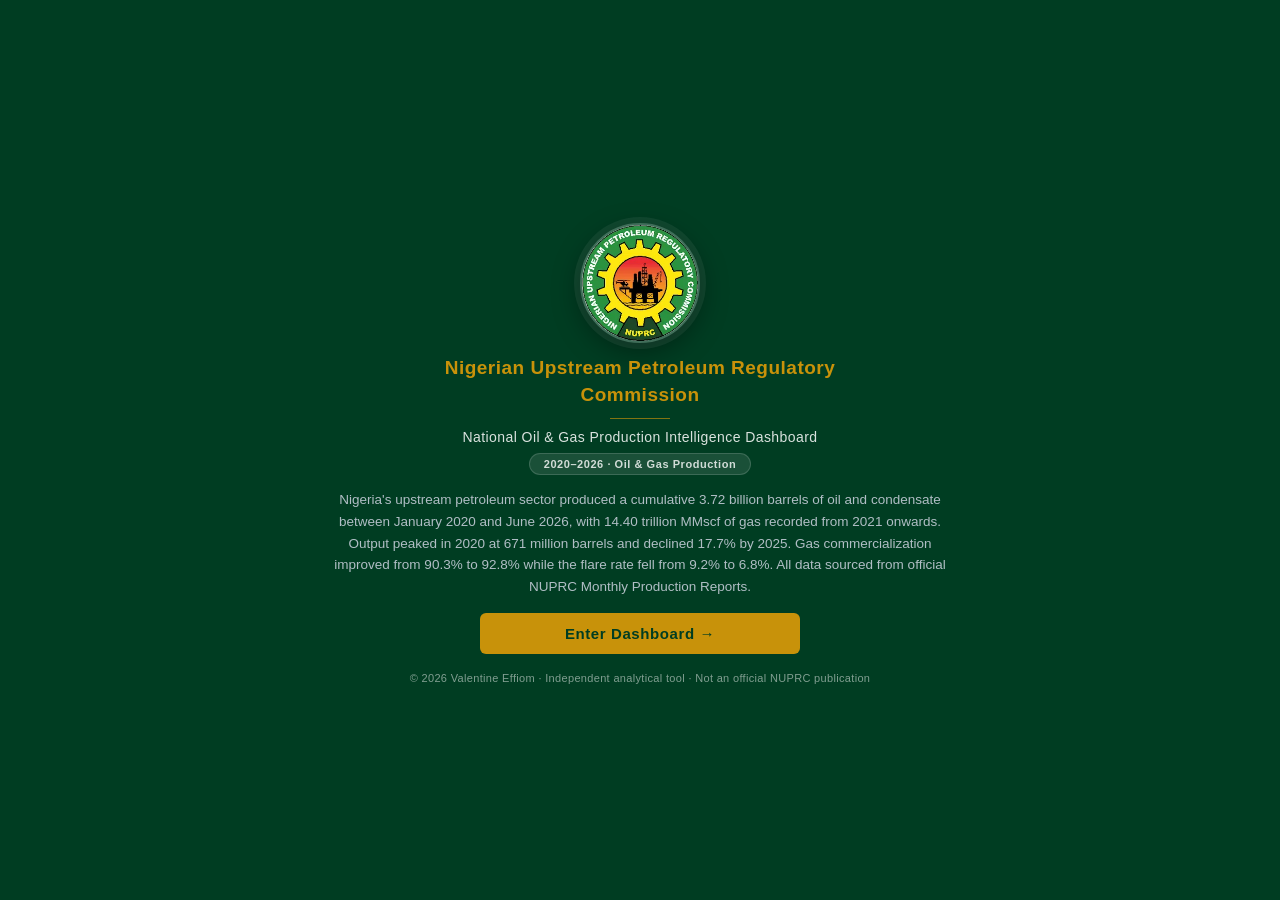
<file: index.html>
<!DOCTYPE html>
<html lang="en">
<head>
  <meta charset="UTF-8">
  <meta name="viewport" content="width=device-width, initial-scale=1.0, maximum-scale=1.0">
  <title>NUPRC · Nigeria Oil &amp; Gas Intelligence Dashboard</title>
  <style>
    *, *::before, *::after { box-sizing: border-box; margin: 0; padding: 0; }
    html, body { height: 100%; }

    body {
      min-height: 100vh;
      background: #003D22;
      display: flex;
      flex-direction: column;
      align-items: center;
      justify-content: center;
      font-family: 'Segoe UI', 'Calibri', Arial, sans-serif;
      padding: 24px 24px;
      -webkit-font-smoothing: antialiased;
    }

    .landing {
      display: flex;
      flex-direction: column;
      align-items: center;
      text-align: center;
      width: 100%;
      max-width: 640px;
      padding-top: 10px;
    }

    /* Logo */
    .logo-wrap { margin-bottom: 12px; text-align: center; }
    .logo-wrap img {
      width: 90px;
      height: 90px;
      object-fit: contain;
      border-radius: 50%;
      border: 2px solid rgba(255,255,255,0.25);
      box-shadow: 0 0 0 6px rgba(255,255,255,0.06), 0 8px 28px rgba(0,0,0,0.4);
      display: block;
      margin: 0 auto;
    }

    /* Commission name */
    .commission-name {
      color: #C8920A;
      font-size: 15px;
      font-weight: 700;
      letter-spacing: 0.5px;
      line-height: 1.4;
      max-width: 320px;
      margin-bottom: 10px;
    }

    /* Gold divider */
    .divider {
      width: 60px;
      height: 1px;
      background: #C8920A;
      opacity: 0.65;
      margin-bottom: 10px;
    }

    /* Subtitle */
    .subtitle {
      color: rgba(255,255,255,0.85);
      font-size: 13px;
      letter-spacing: 0.03em;
      margin-bottom: 8px;
    }

    /* Year badge */
    .year-badge {
      display: inline-block;
      background: rgba(255,255,255,0.1);
      color: rgba(255,255,255,0.8);
      font-size: 11px;
      font-weight: 600;
      letter-spacing: 0.05em;
      padding: 4px 14px;
      border-radius: 20px;
      border: 1px solid rgba(255,255,255,0.15);
      margin-bottom: 14px;
    }

    /* Executive summary */
    .summary {
      color: #B0BEC5;
      font-size: 12px;
      line-height: 1.55;
      max-width: 580px;
      padding: 0 20px;
      margin-bottom: 16px;
    }

    /* Enter button */
    .enter-btn {
      display: block;
      background: #C8920A;
      color: #003D22;
      font-family: inherit;
      font-size: 14px;
      font-weight: 700;
      letter-spacing: 0.04em;
      padding: 10px 32px;
      border-radius: 6px;
      border: none;
      text-decoration: none;
      max-width: 280px;
      width: 100%;
      text-align: center;
      cursor: pointer;
      transition: background 0.15s;
      margin-bottom: 16px;
    }
    .enter-btn:hover  { background: #b07d08; }
    .enter-btn:active { background: #9a6d06; }

    /* Footer */
    .footer {
      color: rgba(255,255,255,0.5);
      font-size: 10px;
      letter-spacing: 0.03em;
      line-height: 1.5;
    }

    /* Mobile */
    @media (max-width: 480px) {
      body     { padding: 16px 20px; overflow-x: hidden; }
      .landing { overflow-x: hidden; padding-top: 8px; }
      .logo-wrap img { width: 75px; height: 75px; }
      .commission-name { font-size: 13px; }
      .summary  { font-size: 11px; padding: 0 12px; }
      .enter-btn { width: 100%; max-width: 280px; }
    }

    /* Tablet */
    @media (min-width: 640px) {
      .landing { max-width: 720px; }
      .logo-wrap img { width: 100px; height: 100px; }
      .commission-name { font-size: 17px; max-width: 400px; }
      .summary { font-size: 13px; }
      .enter-btn { font-size: 15px; padding: 12px 40px; }
    }

    /* Desktop */
    @media (min-width: 960px) {
      body { padding: 32px 40px; }
      .landing { max-width: 800px; }
      .logo-wrap img { width: 120px; height: 120px; }
      .commission-name { font-size: 19px; max-width: 480px; }
      .subtitle { font-size: 14px; }
      .summary { font-size: 13.5px; max-width: 680px; line-height: 1.6; }
      .enter-btn { font-size: 15px; padding: 12px 48px; max-width: 320px; }
      .footer { font-size: 11px; }
    }
  </style>
</head>
<body>
<div class="landing">

  <div class="logo-wrap">
    <img src="NUPRC-logo.webp" alt="NUPRC Logo">
  </div>

  <div class="commission-name">Nigerian Upstream Petroleum Regulatory Commission</div>

  <div class="divider"></div>

  <div class="subtitle">National Oil &amp; Gas Production Intelligence Dashboard</div>

  <div class="year-badge">2020–2026 &middot; Oil &amp; Gas Production</div>

  <p class="summary">
    Nigeria's upstream petroleum sector produced a cumulative 3.72 billion barrels of oil
    and condensate between January 2020 and June 2026, with 14.40 trillion MMscf of gas
    recorded from 2021 onwards. Output peaked in 2020 at 671 million barrels and declined
    17.7% by 2025. Gas commercialization improved from 90.3% to 92.8% while the flare rate
    fell from 9.2% to 6.8%. All data sourced from official NUPRC Monthly Production Reports.
  </p>

  <a href="overview.html" class="enter-btn">Enter Dashboard &rarr;</a>

  <div class="footer">
    &copy; 2026 Valentine Effiom &middot; Independent analytical tool &middot; Not an official NUPRC publication
  </div>

</div>
</body>
</html>
</file>
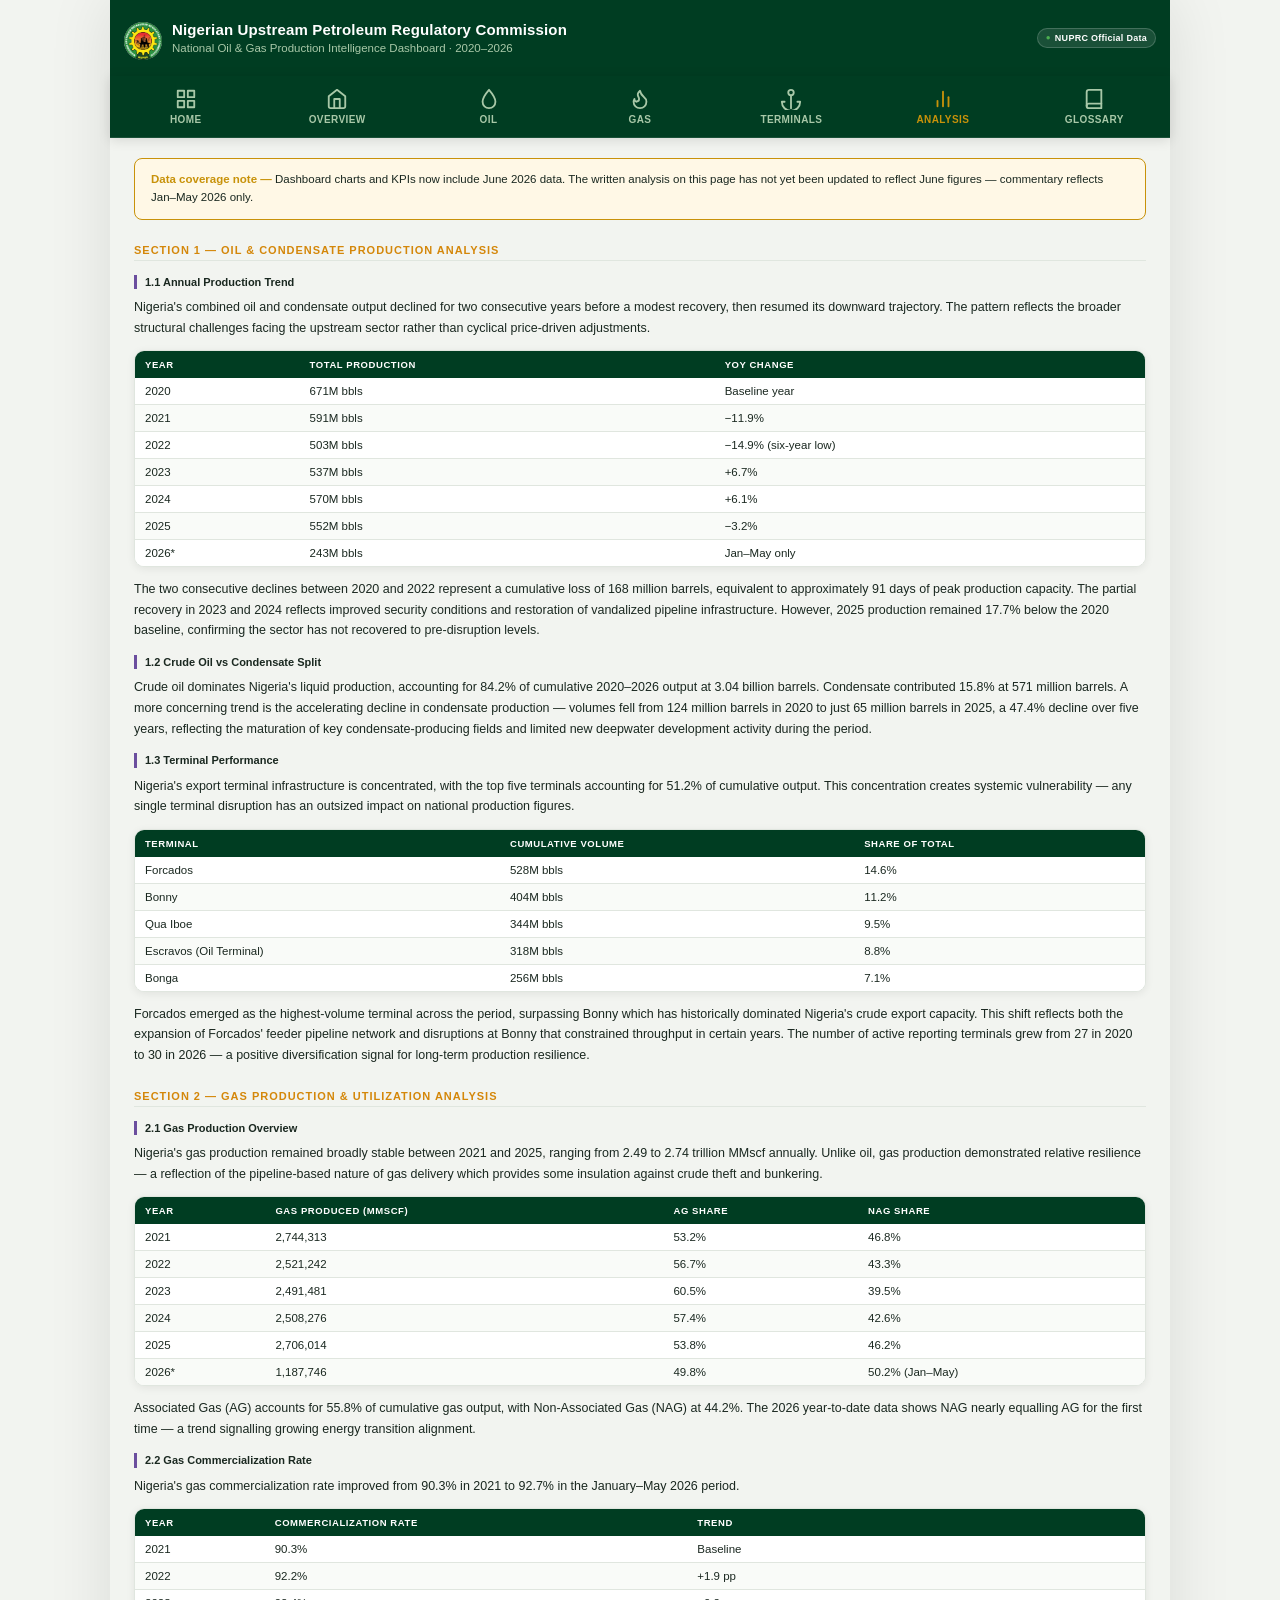
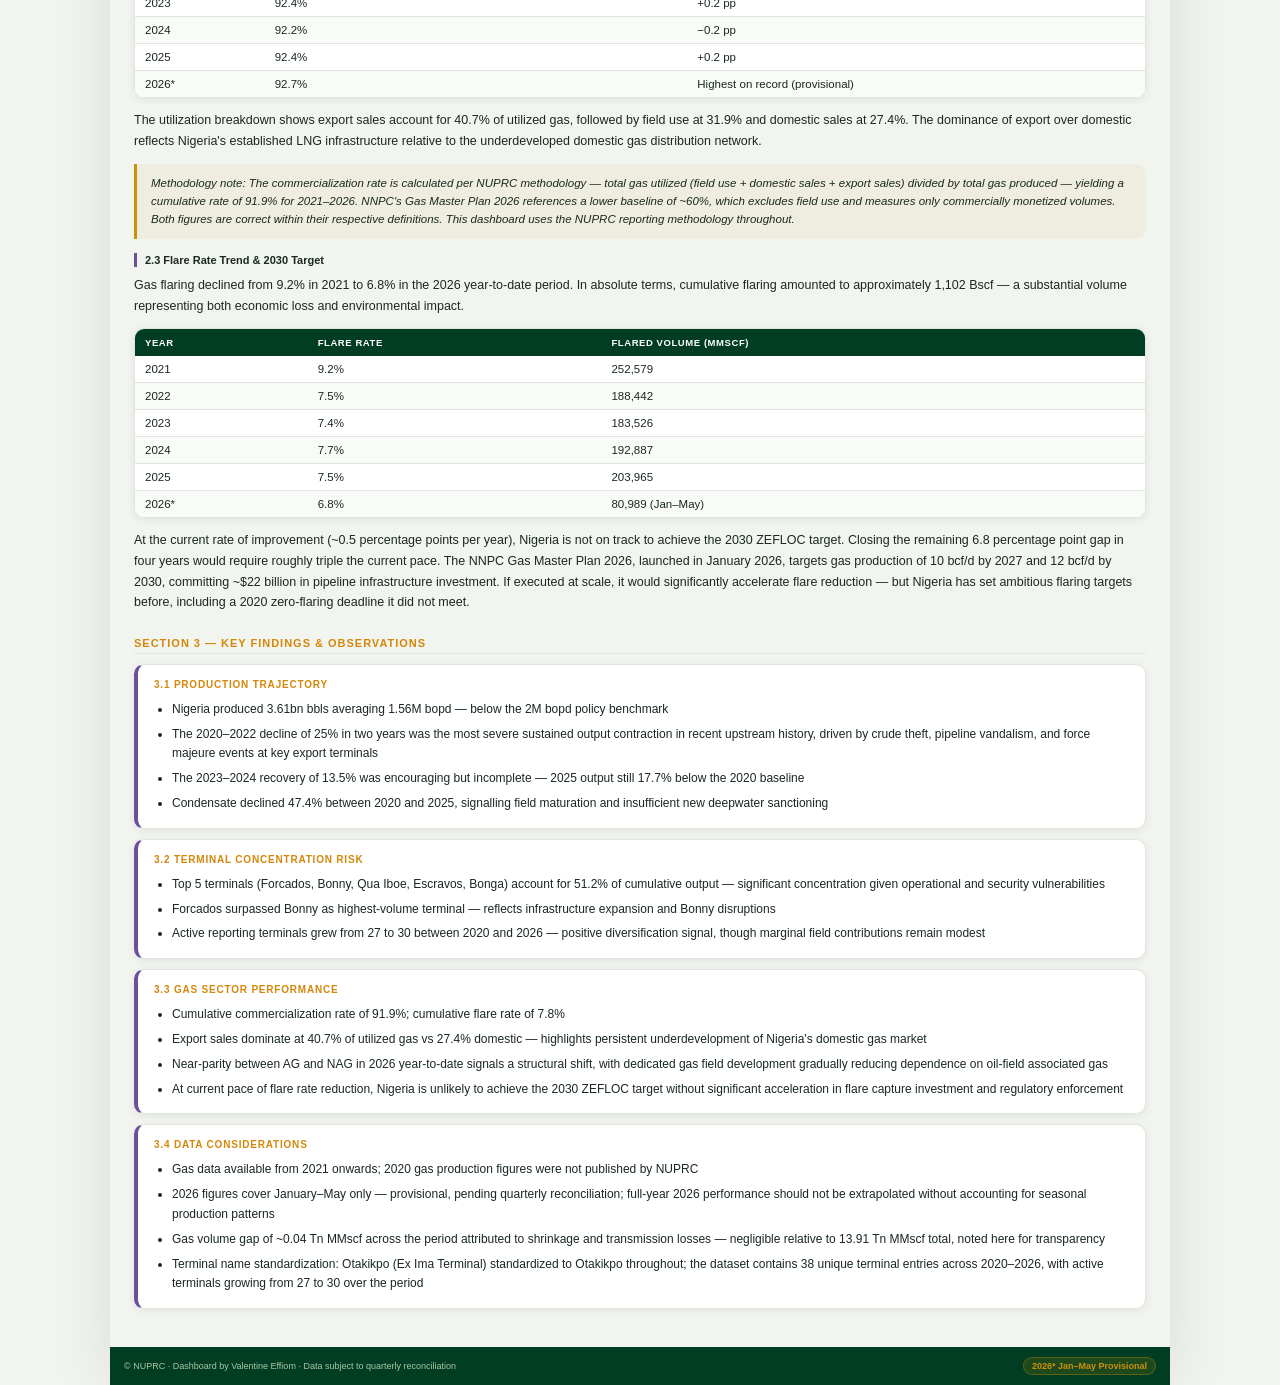
<file: analysis.html>
<!DOCTYPE html>
<html lang="en">
<head>
  <meta charset="UTF-8">
  <meta name="viewport" content="width=device-width, initial-scale=1.0, maximum-scale=1.0">
  <title>NUPRC Dashboard — Analysis</title>
  <link rel="stylesheet" href="styles.css">
</head>
<body class="page-analysis">
<div class="wrapper">

  <!-- Header -->
  <header class="site-header">
    <div class="header-logo">
      <img src="NUPRC-logo.webp" class="header-logo-img" style="height:38px;width:38px;object-fit:contain;border-radius:50%;">
    </div>
    <div class="header-text">
      <div class="header-title">Nigerian Upstream Petroleum Regulatory Commission</div>
      <div class="header-subtitle">National Oil &amp; Gas Production Intelligence Dashboard · 2020–2026</div>
    </div>
    <div class="header-badge">
      <span class="badge-dot">●</span> NUPRC Official Data
    </div>
  </header>

  <main class="page-content">

    <div style="background:#FFF8E6;border:1.5px solid #C8920A;border-radius:8px;padding:12px 16px;margin-bottom:16px;font-size:11.5px;line-height:1.55;color:#1A2820;">
      <strong style="color:#C8920A;">Data coverage note &mdash;</strong> Dashboard charts and KPIs now include June 2026 data. The written analysis on this page has not yet been updated to reflect June figures &mdash; commentary reflects Jan&ndash;May 2026 only.
    </div>

    <!-- ── Section 1: Oil & Condensate ───────────────────────────── -->
    <div class="section-label">Section 1 — Oil &amp; Condensate Production Analysis</div>

    <div class="section-sub-label">1.1 Annual Production Trend</div>
    <p class="analysis-text">Nigeria's combined oil and condensate output declined for two consecutive years before a modest recovery, then resumed its downward trajectory. The pattern reflects the broader structural challenges facing the upstream sector rather than cyclical price-driven adjustments.</p>

    <div class="analysis-table-wrap">
      <table class="analysis-table">
        <thead>
          <tr>
            <th>Year</th>
            <th>Total Production</th>
            <th>YoY Change</th>
          </tr>
        </thead>
        <tbody>
          <tr><td>2020</td><td>671M bbls</td><td>Baseline year</td></tr>
          <tr><td>2021</td><td>591M bbls</td><td>&#8722;11.9%</td></tr>
          <tr><td>2022</td><td>503M bbls</td><td>&#8722;14.9% (six-year low)</td></tr>
          <tr><td>2023</td><td>537M bbls</td><td>+6.7%</td></tr>
          <tr><td>2024</td><td>570M bbls</td><td>+6.1%</td></tr>
          <tr><td>2025</td><td>552M bbls</td><td>&#8722;3.2%</td></tr>
          <tr><td>2026*</td><td>243M bbls</td><td>Jan–May only</td></tr>
        </tbody>
      </table>
    </div>

    <p class="analysis-text">The two consecutive declines between 2020 and 2022 represent a cumulative loss of 168 million barrels, equivalent to approximately 91 days of peak production capacity. The partial recovery in 2023 and 2024 reflects improved security conditions and restoration of vandalized pipeline infrastructure. However, 2025 production remained 17.7% below the 2020 baseline, confirming the sector has not recovered to pre-disruption levels.</p>

    <div class="section-sub-label">1.2 Crude Oil vs Condensate Split</div>
    <p class="analysis-text">Crude oil dominates Nigeria's liquid production, accounting for 84.2% of cumulative 2020–2026 output at 3.04 billion barrels. Condensate contributed 15.8% at 571 million barrels. A more concerning trend is the accelerating decline in condensate production — volumes fell from 124 million barrels in 2020 to just 65 million barrels in 2025, a 47.4% decline over five years, reflecting the maturation of key condensate-producing fields and limited new deepwater development activity during the period.</p>

    <div class="section-sub-label">1.3 Terminal Performance</div>
    <p class="analysis-text">Nigeria's export terminal infrastructure is concentrated, with the top five terminals accounting for 51.2% of cumulative output. This concentration creates systemic vulnerability — any single terminal disruption has an outsized impact on national production figures.</p>

    <div class="analysis-table-wrap">
      <table class="analysis-table">
        <thead>
          <tr>
            <th>Terminal</th>
            <th>Cumulative Volume</th>
            <th>Share of Total</th>
          </tr>
        </thead>
        <tbody>
          <tr><td>Forcados</td><td>528M bbls</td><td>14.6%</td></tr>
          <tr><td>Bonny</td><td>404M bbls</td><td>11.2%</td></tr>
          <tr><td>Qua Iboe</td><td>344M bbls</td><td>9.5%</td></tr>
          <tr><td>Escravos (Oil Terminal)</td><td>318M bbls</td><td>8.8%</td></tr>
          <tr><td>Bonga</td><td>256M bbls</td><td>7.1%</td></tr>
        </tbody>
      </table>
    </div>

    <p class="analysis-text">Forcados emerged as the highest-volume terminal across the period, surpassing Bonny which has historically dominated Nigeria's crude export capacity. This shift reflects both the expansion of Forcados' feeder pipeline network and disruptions at Bonny that constrained throughput in certain years. The number of active reporting terminals grew from 27 in 2020 to 30 in 2026 — a positive diversification signal for long-term production resilience.</p>

    <!-- ── Section 2: Gas ──────────────────────────────────────────── -->
    <div class="section-label">Section 2 — Gas Production &amp; Utilization Analysis</div>

    <div class="section-sub-label">2.1 Gas Production Overview</div>
    <p class="analysis-text">Nigeria's gas production remained broadly stable between 2021 and 2025, ranging from 2.49 to 2.74 trillion MMscf annually. Unlike oil, gas production demonstrated relative resilience — a reflection of the pipeline-based nature of gas delivery which provides some insulation against crude theft and bunkering.</p>

    <div class="analysis-table-wrap">
      <table class="analysis-table">
        <thead>
          <tr>
            <th>Year</th>
            <th>Gas Produced (MMscf)</th>
            <th>AG Share</th>
            <th>NAG Share</th>
          </tr>
        </thead>
        <tbody>
          <tr><td>2021</td><td>2,744,313</td><td>53.2%</td><td>46.8%</td></tr>
          <tr><td>2022</td><td>2,521,242</td><td>56.7%</td><td>43.3%</td></tr>
          <tr><td>2023</td><td>2,491,481</td><td>60.5%</td><td>39.5%</td></tr>
          <tr><td>2024</td><td>2,508,276</td><td>57.4%</td><td>42.6%</td></tr>
          <tr><td>2025</td><td>2,706,014</td><td>53.8%</td><td>46.2%</td></tr>
          <tr><td>2026*</td><td>1,187,746</td><td>49.8%</td><td>50.2% (Jan–May)</td></tr>
        </tbody>
      </table>
    </div>

    <p class="analysis-text">Associated Gas (AG) accounts for 55.8% of cumulative gas output, with Non-Associated Gas (NAG) at 44.2%. The 2026 year-to-date data shows NAG nearly equalling AG for the first time — a trend signalling growing energy transition alignment.</p>

    <div class="section-sub-label">2.2 Gas Commercialization Rate</div>
    <p class="analysis-text">Nigeria's gas commercialization rate improved from 90.3% in 2021 to 92.7% in the January–May 2026 period.</p>

    <div class="analysis-table-wrap">
      <table class="analysis-table">
        <thead>
          <tr>
            <th>Year</th>
            <th>Commercialization Rate</th>
            <th>Trend</th>
          </tr>
        </thead>
        <tbody>
          <tr><td>2021</td><td>90.3%</td><td>Baseline</td></tr>
          <tr><td>2022</td><td>92.2%</td><td>+1.9 pp</td></tr>
          <tr><td>2023</td><td>92.4%</td><td>+0.2 pp</td></tr>
          <tr><td>2024</td><td>92.2%</td><td>&#8722;0.2 pp</td></tr>
          <tr><td>2025</td><td>92.4%</td><td>+0.2 pp</td></tr>
          <tr><td>2026*</td><td>92.7%</td><td>Highest on record (provisional)</td></tr>
        </tbody>
      </table>
    </div>

    <p class="analysis-text">The utilization breakdown shows export sales account for 40.7% of utilized gas, followed by field use at 31.9% and domestic sales at 27.4%. The dominance of export over domestic reflects Nigeria's established LNG infrastructure relative to the underdeveloped domestic gas distribution network.</p>

    <div class="analysis-note">Methodology note: The commercialization rate is calculated per NUPRC methodology — total gas utilized (field use + domestic sales + export sales) divided by total gas produced — yielding a cumulative rate of 91.9% for 2021–2026. NNPC's Gas Master Plan 2026 references a lower baseline of ~60%, which excludes field use and measures only commercially monetized volumes. Both figures are correct within their respective definitions. This dashboard uses the NUPRC reporting methodology throughout.</div>

    <div class="section-sub-label">2.3 Flare Rate Trend &amp; 2030 Target</div>
    <p class="analysis-text">Gas flaring declined from 9.2% in 2021 to 6.8% in the 2026 year-to-date period. In absolute terms, cumulative flaring amounted to approximately 1,102 Bscf — a substantial volume representing both economic loss and environmental impact.</p>

    <div class="analysis-table-wrap">
      <table class="analysis-table">
        <thead>
          <tr>
            <th>Year</th>
            <th>Flare Rate</th>
            <th>Flared Volume (MMscf)</th>
          </tr>
        </thead>
        <tbody>
          <tr><td>2021</td><td>9.2%</td><td>252,579</td></tr>
          <tr><td>2022</td><td>7.5%</td><td>188,442</td></tr>
          <tr><td>2023</td><td>7.4%</td><td>183,526</td></tr>
          <tr><td>2024</td><td>7.7%</td><td>192,887</td></tr>
          <tr><td>2025</td><td>7.5%</td><td>203,965</td></tr>
          <tr><td>2026*</td><td>6.8%</td><td>80,989 (Jan–May)</td></tr>
        </tbody>
      </table>
    </div>

    <p class="analysis-text">At the current rate of improvement (~0.5 percentage points per year), Nigeria is not on track to achieve the 2030 ZEFLOC target. Closing the remaining 6.8 percentage point gap in four years would require roughly triple the current pace. The NNPC Gas Master Plan 2026, launched in January 2026, targets gas production of 10 bcf/d by 2027 and 12 bcf/d by 2030, committing ~$22 billion in pipeline infrastructure investment. If executed at scale, it would significantly accelerate flare reduction — but Nigeria has set ambitious flaring targets before, including a 2020 zero-flaring deadline it did not meet.</p>

    <!-- ── Section 3: Key Findings ─────────────────────────────────── -->
    <div class="section-label">Section 3 — Key Findings &amp; Observations</div>

    <div class="findings-card">
      <div class="findings-card-title">3.1 Production Trajectory</div>
      <ul>
        <li>Nigeria produced 3.61bn bbls averaging 1.56M bopd — below the 2M bopd policy benchmark</li>
        <li>The 2020–2022 decline of 25% in two years was the most severe sustained output contraction in recent upstream history, driven by crude theft, pipeline vandalism, and force majeure events at key export terminals</li>
        <li>The 2023–2024 recovery of 13.5% was encouraging but incomplete — 2025 output still 17.7% below the 2020 baseline</li>
        <li>Condensate declined 47.4% between 2020 and 2025, signalling field maturation and insufficient new deepwater sanctioning</li>
      </ul>
    </div>

    <div class="findings-card">
      <div class="findings-card-title">3.2 Terminal Concentration Risk</div>
      <ul>
        <li>Top 5 terminals (Forcados, Bonny, Qua Iboe, Escravos, Bonga) account for 51.2% of cumulative output — significant concentration given operational and security vulnerabilities</li>
        <li>Forcados surpassed Bonny as highest-volume terminal — reflects infrastructure expansion and Bonny disruptions</li>
        <li>Active reporting terminals grew from 27 to 30 between 2020 and 2026 — positive diversification signal, though marginal field contributions remain modest</li>
      </ul>
    </div>

    <div class="findings-card">
      <div class="findings-card-title">3.3 Gas Sector Performance</div>
      <ul>
        <li>Cumulative commercialization rate of 91.9%; cumulative flare rate of 7.8%</li>
        <li>Export sales dominate at 40.7% of utilized gas vs 27.4% domestic — highlights persistent underdevelopment of Nigeria's domestic gas market</li>
        <li>Near-parity between AG and NAG in 2026 year-to-date signals a structural shift, with dedicated gas field development gradually reducing dependence on oil-field associated gas</li>
        <li>At current pace of flare rate reduction, Nigeria is unlikely to achieve the 2030 ZEFLOC target without significant acceleration in flare capture investment and regulatory enforcement</li>
      </ul>
    </div>

    <div class="findings-card">
      <div class="findings-card-title">3.4 Data Considerations</div>
      <ul>
        <li>Gas data available from 2021 onwards; 2020 gas production figures were not published by NUPRC</li>
        <li>2026 figures cover January–May only — provisional, pending quarterly reconciliation; full-year 2026 performance should not be extrapolated without accounting for seasonal production patterns</li>
        <li>Gas volume gap of ~0.04 Tn MMscf across the period attributed to shrinkage and transmission losses — negligible relative to 13.91 Tn MMscf total, noted here for transparency</li>
        <li>Terminal name standardization: Otakikpo (Ex Ima Terminal) standardized to Otakikpo throughout; the dataset contains 38 unique terminal entries across 2020–2026, with active terminals growing from 27 to 30 over the period</li>
      </ul>
    </div>

  </main>

  <!-- Footer -->
  <footer class="site-footer">
    <span class="footer-text">© NUPRC · Dashboard by Valentine Effiom · Data subject to quarterly reconciliation</span>
    <span class="footer-badge">2026* Jan–May Provisional</span>
  </footer>

  <!-- Bottom Nav -->
  <nav class="bottom-nav">
    <a href="index.html" class="nav-item">
      <svg width="20" height="20" viewBox="0 0 24 24" fill="none" stroke="currentColor" stroke-width="2" stroke-linecap="round" stroke-linejoin="round"><rect x="3" y="3" width="7" height="7"/><rect x="14" y="3" width="7" height="7"/><rect x="3" y="14" width="7" height="7"/><rect x="14" y="14" width="7" height="7"/></svg>
      Home
    </a>
    <a href="overview.html" class="nav-item">
      <svg width="20" height="20" viewBox="0 0 24 24" fill="none" stroke="currentColor" stroke-width="2" stroke-linecap="round" stroke-linejoin="round"><path d="M3 9l9-7 9 7v11a2 2 0 01-2 2H5a2 2 0 01-2-2z"/><polyline points="9,22 9,12 15,12 15,22"/></svg>
      Overview
    </a>
    <a href="crude.html" class="nav-item">
      <svg width="20" height="20" viewBox="0 0 24 24" fill="none" stroke="currentColor" stroke-width="2" stroke-linecap="round" stroke-linejoin="round"><path d="M12 2C12 2 5 10 5 15a7 7 0 0014 0C19 10 12 2 12 2z"/></svg>
      Oil
    </a>
    <a href="gas.html" class="nav-item">
      <svg width="20" height="20" viewBox="0 0 24 24" fill="none" stroke="currentColor" stroke-width="2" stroke-linecap="round" stroke-linejoin="round"><path d="M8.5 14.5A2.5 2.5 0 0011 12c0-1.38-.5-2-1-3-1.072-2.143-.224-4.054 2-6 .5 2.5 2 4.9 4 6.5 2 1.6 3 3.5 3 5.5a7 7 0 01-14 0c0-1.153.433-2.294 1-3a2.5 2.5 0 002.5 3z"/></svg>
      Gas
    </a>
    <a href="terminals.html" class="nav-item">
      <svg width="20" height="20" viewBox="0 0 24 24" fill="none" stroke="currentColor" stroke-width="2" stroke-linecap="round" stroke-linejoin="round"><circle cx="12" cy="5" r="3"/><line x1="12" y1="8" x2="12" y2="22"/><path d="M5 15H2a10 10 0 0020 0h-3"/></svg>
      Terminals
    </a>
    <a href="analysis.html" class="nav-item active">
      <svg width="20" height="20" viewBox="0 0 24 24" fill="none" stroke="currentColor" stroke-width="2" stroke-linecap="round" stroke-linejoin="round"><line x1="18" y1="20" x2="18" y2="10"/><line x1="12" y1="20" x2="12" y2="4"/><line x1="6" y1="20" x2="6" y2="14"/></svg>
      Analysis
    </a>
    <a href="glossary.html" class="nav-item">
      <svg width="20" height="20" viewBox="0 0 24 24" fill="none" stroke="currentColor" stroke-width="2" stroke-linecap="round" stroke-linejoin="round"><path d="M4 19.5A2.5 2.5 0 016.5 17H20"/><path d="M6.5 2H20v20H6.5A2.5 2.5 0 014 19.5v-15A2.5 2.5 0 016.5 2z"/></svg>
      Glossary
    </a>
  </nav>

</div><!-- .wrapper -->
</body>
</html>
</file>
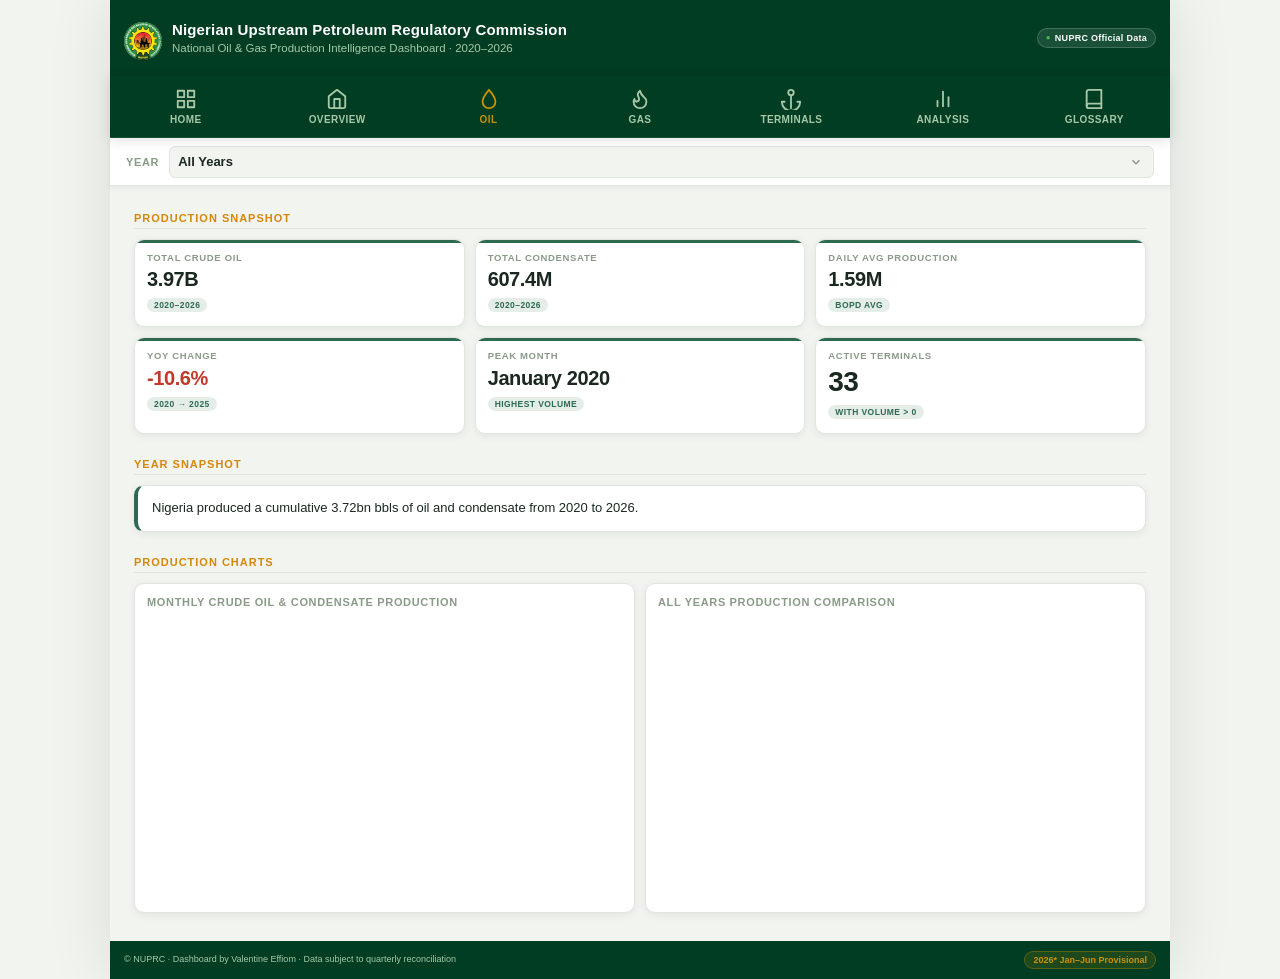
<file: crude.html>
<!DOCTYPE html>
<html lang="en">
<head>
  <meta charset="UTF-8">
  <meta name="viewport" content="width=device-width, initial-scale=1.0, maximum-scale=1.0">
  <title>NUPRC Dashboard — Crude Oil &amp; Condensate</title>
  <link rel="stylesheet" href="styles.css">
</head>
<body class="page-crude">
<div class="wrapper">

  <!-- Header -->
  <header class="site-header">
    <div class="header-logo">
      <img src="NUPRC-logo.webp" class="header-logo-img" style="height:38px;width:38px;object-fit:contain;border-radius:50%;">
    </div>
    <div class="header-text">
      <div class="header-title">Nigerian Upstream Petroleum Regulatory Commission</div>
      <div class="header-subtitle">National Oil &amp; Gas Production Intelligence Dashboard · 2020–2026</div>
    </div>
    <div class="header-badge">
      <span class="badge-dot">●</span> NUPRC Official Data
    </div>
  </header>

  <!-- Year Filter -->
  <div class="filter-bar">
    <span class="filter-label">Year</span>
    <select id="yearFilter" class="year-select">
      <option value="all">All Years</option>
    </select>
  </div>

  <main class="page-content">

    <!-- KPI Cards (6, 2×3 grid) -->
    <div class="section-label">Production Snapshot</div>
    <div class="kpi-grid">

      <div class="kpi-card">
        <div class="kpi-label">Total Crude Oil</div>
        <div class="kpi-value small" id="kpiCrude">—</div>
        <div class="kpi-badge" id="badgeCrude">2020–2026</div>
      </div>

      <div class="kpi-card">
        <div class="kpi-label">Total Condensate</div>
        <div class="kpi-value small" id="kpiCond">—</div>
        <div class="kpi-badge" id="badgeCond">2020–2026</div>
      </div>

      <div class="kpi-card">
        <div class="kpi-label">Daily Avg Production</div>
        <div class="kpi-value small" id="kpiDaily">—</div>
        <div class="kpi-badge" id="badgeDaily">bopd</div>
      </div>

      <div class="kpi-card">
        <div class="kpi-label">YoY Change</div>
        <div class="kpi-value small" id="kpiYoY">—</div>
        <div class="kpi-badge" id="badgeYoY">vs prior year</div>
      </div>

      <div class="kpi-card">
        <div class="kpi-label">Peak Month</div>
        <div class="kpi-value small" id="kpiPeak">—</div>
        <div class="kpi-badge" id="badgePeak">highest volume</div>
      </div>

      <div class="kpi-card">
        <div class="kpi-label">Active Terminals</div>
        <div class="kpi-value" id="kpiTerms">—</div>
        <div class="kpi-badge" id="badgeTerms">with volume &gt; 0</div>
      </div>

    </div>

    <!-- Dynamic Year Snapshot -->
    <div class="section-label">Year Snapshot</div>
    <div class="snapshot-card" id="snapshotCard">Loading data…</div>

    <!-- Charts -->
    <div class="section-label">Production Charts</div>
    <div class="section-block">

      <div class="chart-card">
        <div class="chart-title">Monthly Crude Oil &amp; Condensate Production</div>
        <div class="chart-wrap"><canvas id="chartMonthly"></canvas></div>
      </div>

      <div class="chart-card">
        <div class="chart-title">All Years Production Comparison</div>
        <div class="chart-wrap"><canvas id="chartAnnual"></canvas></div>
      </div>

    </div>

  </main>

  <!-- Footer -->
  <footer class="site-footer">
    <span class="footer-text">© NUPRC · Dashboard by Valentine Effiom · Data subject to quarterly reconciliation</span>
    <span class="footer-badge">2026* Jan–Jun Provisional</span>
  </footer>

  <!-- Bottom Nav -->
  <nav class="bottom-nav">
    <a href="index.html" class="nav-item">
      <svg width="20" height="20" viewBox="0 0 24 24" fill="none" stroke="currentColor" stroke-width="2" stroke-linecap="round" stroke-linejoin="round"><rect x="3" y="3" width="7" height="7"/><rect x="14" y="3" width="7" height="7"/><rect x="3" y="14" width="7" height="7"/><rect x="14" y="14" width="7" height="7"/></svg>
      Home
    </a>
    <a href="overview.html" class="nav-item">
      <svg width="20" height="20" viewBox="0 0 24 24" fill="none" stroke="currentColor" stroke-width="2" stroke-linecap="round" stroke-linejoin="round"><path d="M3 9l9-7 9 7v11a2 2 0 01-2 2H5a2 2 0 01-2-2z"/><polyline points="9,22 9,12 15,12 15,22"/></svg>
      Overview
    </a>
    <a href="crude.html" class="nav-item active">
      <svg width="20" height="20" viewBox="0 0 24 24" fill="none" stroke="currentColor" stroke-width="2" stroke-linecap="round" stroke-linejoin="round"><path d="M12 2C12 2 5 10 5 15a7 7 0 0014 0C19 10 12 2 12 2z"/></svg>
      Oil
    </a>
    <a href="gas.html" class="nav-item">
      <svg width="20" height="20" viewBox="0 0 24 24" fill="none" stroke="currentColor" stroke-width="2" stroke-linecap="round" stroke-linejoin="round"><path d="M8.5 14.5A2.5 2.5 0 0011 12c0-1.38-.5-2-1-3-1.072-2.143-.224-4.054 2-6 .5 2.5 2 4.9 4 6.5 2 1.6 3 3.5 3 5.5a7 7 0 01-14 0c0-1.153.433-2.294 1-3a2.5 2.5 0 002.5 3z"/></svg>
      Gas
    </a>
    <a href="terminals.html" class="nav-item">
      <svg width="20" height="20" viewBox="0 0 24 24" fill="none" stroke="currentColor" stroke-width="2" stroke-linecap="round" stroke-linejoin="round"><circle cx="12" cy="5" r="3"/><line x1="12" y1="8" x2="12" y2="22"/><path d="M5 15H2a10 10 0 0020 0h-3"/></svg>
      Terminals
    </a>
    <a href="analysis.html" class="nav-item">
      <svg width="20" height="20" viewBox="0 0 24 24" fill="none" stroke="currentColor" stroke-width="2" stroke-linecap="round" stroke-linejoin="round"><line x1="18" y1="20" x2="18" y2="10"/><line x1="12" y1="20" x2="12" y2="4"/><line x1="6" y1="20" x2="6" y2="14"/></svg>
      Analysis
    </a>
    <a href="glossary.html" class="nav-item">
      <svg width="20" height="20" viewBox="0 0 24 24" fill="none" stroke="currentColor" stroke-width="2" stroke-linecap="round" stroke-linejoin="round"><path d="M4 19.5A2.5 2.5 0 016.5 17H20"/><path d="M6.5 2H20v20H6.5A2.5 2.5 0 014 19.5v-15A2.5 2.5 0 016.5 2z"/></svg>
      Glossary
    </a>
  </nav>

</div><!-- .wrapper -->

<script src="lib/papaparse.min.js"></script>
<script src="lib/chart.umd.min.js"></script>
<script src="data.js"></script>
<script src="charts.js"></script>
<script>
  var chartMonthly, chartAnnual;

  var SNAPSHOTS = {
    'all': 'Nigeria produced a cumulative 3.72bn bbls of oil and condensate from 2020 to 2026.',
    2020:  "2020 was Nigeria’s best production year on record — 671M bbls of oil and condensate.",
    2021:  '2021 output fell 11.9% to 591M bbls as pipeline disruptions intensified.',
    2022:  '2022 was the worst year on record — 503M bbls, down 14.9% from 2021.',
    2023:  '2023 marked a recovery — output rose 6.7% to 537M bbls after two consecutive years of decline.',
    2024:  '2024 continued recovery with 570M bbls, still 15% below the 2020 peak.',
    2025:  '2025 output of 552M bbls represents a 17.7% decline from the 2020 baseline.',
    2026:  '2026 Jan–Jun provisional data shows 294.6M bbls — on pace with prior years.'
  };

  var DAYS_PER_MONTH = {
    'JANUARY':31,'FEBRUARY':28,'MARCH':31,'APRIL':30,
    'MAY':31,'JUNE':30,'JULY':31,'AUGUST':31,
    'SEPTEMBER':30,'OCTOBER':31,'NOVEMBER':30,'DECEMBER':31
  };

  function calcDailyAvg(year) {
    var rows = getOilData(year, null, null);
    var totalVol = sumField(rows, 'volume_bbls');

    function getDaysForYear(y) {
      var activeMonths = Array.from(new Set(
        getOilData(y, null, null)
          .filter(function(r) { return r.volume_bbls > 0; })
          .map(function(r) { return r.month; })
      ));
      if (activeMonths.length === 12) return (y === 2020 || y === 2024 ? 366 : 365);
      return activeMonths.reduce(function(acc, m) {
        var d = DAYS_PER_MONTH[m] || 30;
        if (m === 'FEBRUARY' && (y === 2020 || y === 2024)) d = 29;
        return acc + d;
      }, 0);
    }

    if (!year) {
      var totalDays = OIL_YEARS.reduce(function(acc, y) {
        return acc + getDaysForYear(y);
      }, 0);
      return totalDays > 0 ? totalVol / totalDays : 0;
    }

    var days = getDaysForYear(year);
    return days > 0 ? totalVol / days : 0;
  }

  document.addEventListener('nuprcDataReady', function() {
    var sel = document.getElementById('yearFilter');
    OIL_YEARS.forEach(function(y) {
      var opt = document.createElement('option');
      opt.value = y;
      opt.textContent = y;
      sel.appendChild(opt);
    });
    sel.addEventListener('change', function() { update(sel.value); });
    update('all');
  });

  function update(yearVal) {
    var year = yearVal === 'all' ? null : parseInt(yearVal);
    var rows = getOilData(year, null, null);

    // KPI 1: Total Crude + Condensate combined
    var crude = sumField(rows.filter(function(r){return r.liquid_type==='Crude Oil';}), 'volume_bbls');
    var cond  = sumField(rows.filter(function(r){return r.liquid_type==='Condensate';}), 'volume_bbls');
    document.getElementById('kpiCrude').textContent = fmtComma(crude + cond);

    // KPI 2: Total Condensate
    document.getElementById('kpiCond').textContent = fmtComma(cond);

    // KPI 3: Daily Avg
    var daily = calcDailyAvg(year);
    document.getElementById('kpiDaily').textContent = fmtBopd(daily);

    // KPI 4: YoY Change
    var yoyEl = document.getElementById('kpiYoY');
    var badgeYoY = document.getElementById('badgeYoY');
    if (year === null) {
      // All years: compare 2020 to 2025
      var v2020 = sumField(getOilData(2020,null,null),'volume_bbls');
      var v2025 = sumField(getOilData(2025,null,null),'volume_bbls');
      var pct = v2020 > 0 ? ((v2025 - v2020) / v2020 * 100) : 0;
      yoyEl.textContent = (pct >= 0 ? '+' : '') + pct.toFixed(1) + '%';
      yoyEl.className = 'kpi-value small ' + (pct >= 0 ? 'pos' : 'neg');
      badgeYoY.textContent = '2020 → 2025';
    } else if (year === 2020) {
      yoyEl.textContent = 'Baseline';
      yoyEl.className = 'kpi-value small';
      badgeYoY.textContent = 'no prior year';
    } else {
      var vPrior = sumField(getOilData(year-1,null,null),'volume_bbls');
      var vCurr  = sumField(getOilData(year,null,null),'volume_bbls');
      var p = vPrior > 0 ? ((vCurr - vPrior) / vPrior * 100) : 0;
      yoyEl.textContent = (p >= 0 ? '+' : '') + p.toFixed(1) + '%';
      yoyEl.className = 'kpi-value small ' + (p >= 0 ? 'pos' : 'neg');
      badgeYoY.textContent = 'vs ' + (year-1);
    }

    // KPI 5: Peak Month
    var monthTotals = {};
    rows.forEach(function(r){
      var key = r.month + (year === null ? (' '+r.year) : '');
      monthTotals[key] = (monthTotals[key]||0) + r.volume_bbls;
    });
    var peakKey = Object.keys(monthTotals).reduce(function(a,b){ return monthTotals[a]>monthTotals[b]?a:b; }, Object.keys(monthTotals)[0] || '');
    document.getElementById('kpiPeak').textContent = peakKey
      ? peakKey.charAt(0) + peakKey.slice(1).toLowerCase()
      : '—';

    // KPI 6: Active Terminals
    var activeTerms = new Set(rows.filter(function(r){return r.volume_bbls>0;}).map(function(r){return r.terminal;}));
    document.getElementById('kpiTerms').textContent = activeTerms.size;

    // Badges
    var badgeText = year ? 'Selected year' : '2020–2026';
    document.getElementById('badgeCrude').textContent = badgeText;
    document.getElementById('badgeCond').textContent  = badgeText;
    document.getElementById('badgeDaily').textContent = 'bopd avg';

    // Snapshot card
    document.getElementById('snapshotCard').textContent = SNAPSHOTS[year || 'all'];

    // Charts
    drawMonthly(year);
    drawAnnual();
  }

  function drawMonthly(year) {
    var crudeByMonth = MONTH_ORDER.map(function(m){
      return sumField(getOilData(year,'Crude Oil',null).filter(function(r){return r.month===m;}), 'volume_bbls');
    });
    var condByMonth = MONTH_ORDER.map(function(m){
      return sumField(getOilData(year,'Condensate',null).filter(function(r){return r.month===m;}), 'volume_bbls');
    });
    var labels = MONTH_ORDER.map(function(m){ return m.slice(0,3); });

    if (chartMonthly) chartMonthly.destroy();
    chartMonthly = ChartHelpers.bar(
      document.getElementById('chartMonthly').getContext('2d'),
      labels,
      [
        { label:'Crude Oil',  data:crudeByMonth, backgroundColor: C.crude },
        { label:'Condensate', data:condByMonth,  backgroundColor: C.gold  }
      ],
      {
        x: { ticks:{font:{family:FONT,size:9},color:'#8A9A88',maxRotation:0}, grid:{color:'rgba(224,230,223,0.5)'} },
        y: {
          ticks:{font:{family:FONT,size:9},color:'#8A9A88', callback:function(v){return (v/1e6).toFixed(0)+'M';}},
          grid:{color:'rgba(224,230,223,0.5)'}
        }
      }
    );
  }

  function drawAnnual() {
    var crudeArr = OIL_YEARS.map(function(y){ return sumField(getOilData(y,'Crude Oil',null),'volume_bbls'); });
    var condArr  = OIL_YEARS.map(function(y){ return sumField(getOilData(y,'Condensate',null),'volume_bbls'); });

    if (chartAnnual) chartAnnual.destroy();
    chartAnnual = ChartHelpers.bar(
      document.getElementById('chartAnnual').getContext('2d'),
      OIL_YEARS.map(String),
      [
        { label:'Crude Oil',  data:crudeArr, backgroundColor: C.crude, stack:'s' },
        { label:'Condensate', data:condArr,  backgroundColor: C.gold,  stack:'s' }
      ],
      {
        x: { stacked:true, ticks:{font:{family:FONT,size:10},color:'#8A9A88'}, grid:{color:'rgba(224,230,223,0.5)'} },
        y: {
          stacked:true,
          ticks:{font:{family:FONT,size:9},color:'#8A9A88', callback:function(v){return (v/1e6).toFixed(0)+'M';}},
          grid:{color:'rgba(224,230,223,0.5)'}
        }
      }
    );
  }
</script>
</body>
</html>
</file>
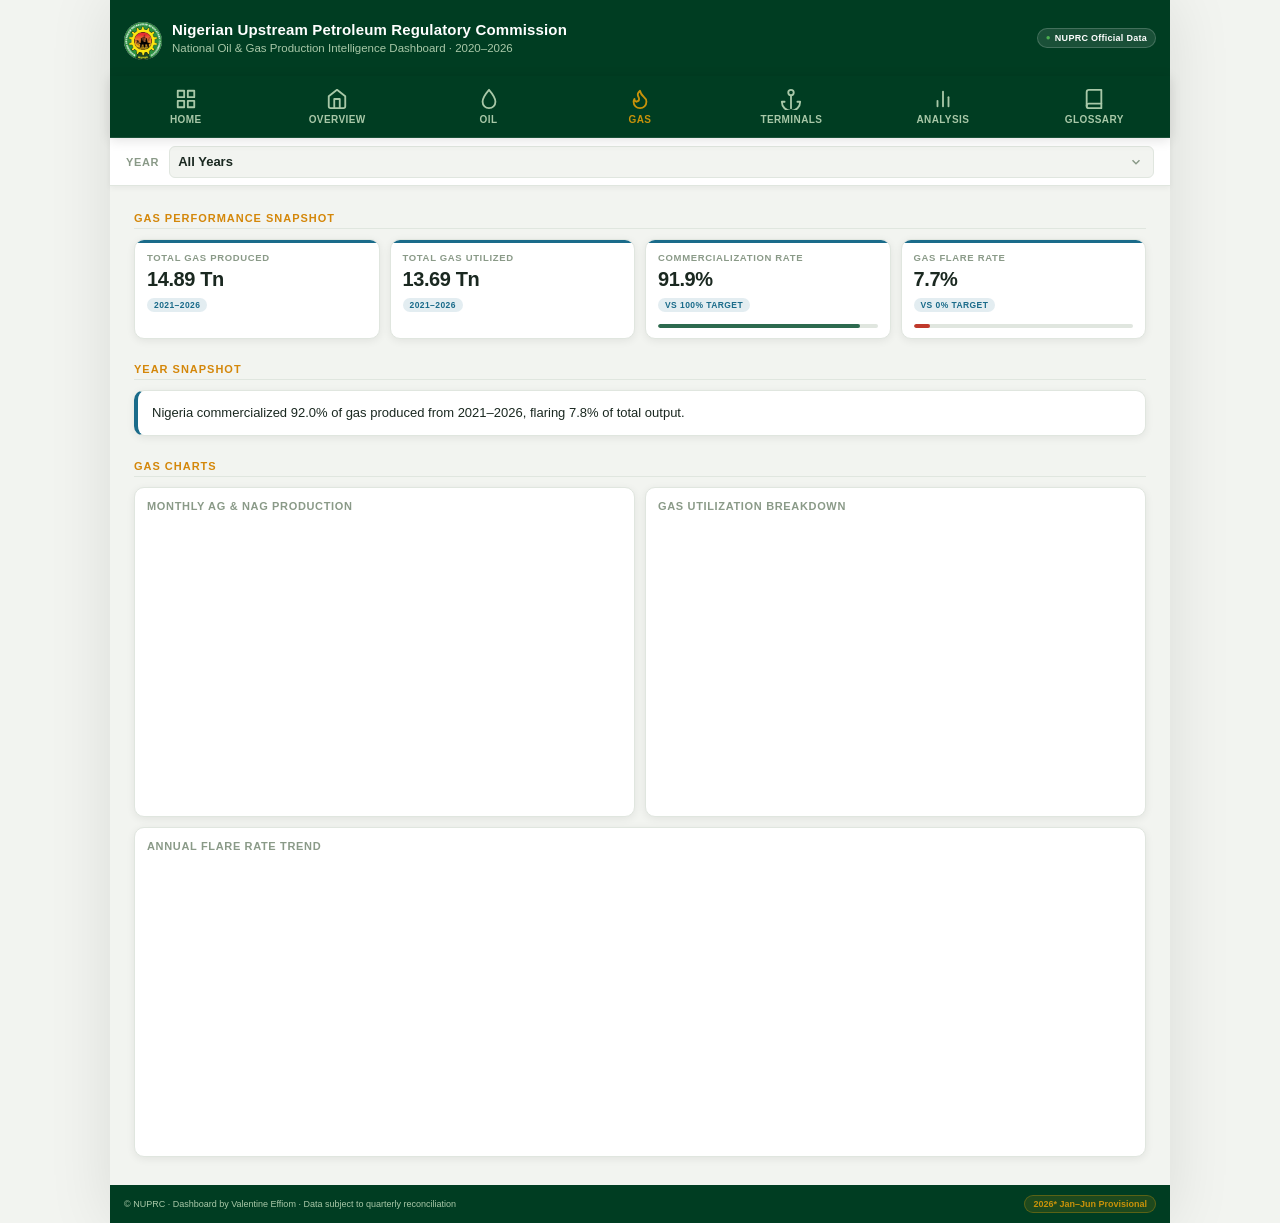
<file: gas.html>
<!DOCTYPE html>
<html lang="en">
<head>
  <meta charset="UTF-8">
  <meta name="viewport" content="width=device-width, initial-scale=1.0, maximum-scale=1.0">
  <title>NUPRC Dashboard — Gas Production</title>
  <link rel="stylesheet" href="styles.css">
</head>
<body class="page-gas">
<div class="wrapper">

  <!-- Header -->
  <header class="site-header">
    <div class="header-logo">
      <img src="NUPRC-logo.webp" class="header-logo-img" style="height:38px;width:38px;object-fit:contain;border-radius:50%;">
    </div>
    <div class="header-text">
      <div class="header-title">Nigerian Upstream Petroleum Regulatory Commission</div>
      <div class="header-subtitle">National Oil &amp; Gas Production Intelligence Dashboard · 2020–2026</div>
    </div>
    <div class="header-badge">
      <span class="badge-dot">●</span> NUPRC Official Data
    </div>
  </header>

  <!-- Year Filter (gas data starts 2021) -->
  <div class="filter-bar">
    <span class="filter-label">Year</span>
    <select id="yearFilter" class="year-select">
      <option value="all">All Years</option>
    </select>
  </div>

  <main class="page-content">

    <!-- KPI Cards -->
    <div class="section-label">Gas Performance Snapshot</div>
    <div class="kpi-grid">

      <div class="kpi-card">
        <div class="kpi-label">Total Gas Produced</div>
        <div class="kpi-value small" id="kpiProduced">—</div>
        <div class="kpi-badge" id="badgeProduced">2021–2026</div>
      </div>

      <div class="kpi-card">
        <div class="kpi-label">Total Gas Utilized</div>
        <div class="kpi-value small" id="kpiUtilized">—</div>
        <div class="kpi-badge" id="badgeUtilized">2021–2026</div>
      </div>

      <div class="kpi-card">
        <div class="kpi-label">Commercialization Rate</div>
        <div class="kpi-value small" id="kpiComm">—</div>
        <div class="kpi-badge" id="badgeComm">vs 100% target</div>
        <div class="progress-wrap">
          <div class="progress-fill green" id="commBar" style="width:0%"></div>
        </div>
      </div>

      <div class="kpi-card">
        <div class="kpi-label">Gas Flare Rate</div>
        <div class="kpi-value small" id="kpiFlare">—</div>
        <div class="kpi-badge" id="badgeFlare">vs 0% target</div>
        <div class="progress-wrap">
          <div class="progress-fill red" id="flareBar" style="width:0%"></div>
        </div>
      </div>

    </div>

    <!-- Year Snapshot -->
    <div class="section-label">Year Snapshot</div>
    <div class="snapshot-card" id="snapshotCard">Loading data…</div>

    <!-- Charts -->
    <div class="section-label">Gas Charts</div>
    <div class="section-block">

      <div class="chart-card">
        <div class="chart-title">Monthly AG &amp; NAG Production</div>
        <div class="chart-wrap"><canvas id="chartMonthly"></canvas></div>
      </div>

      <div class="chart-card">
        <div class="chart-title">Gas Utilization Breakdown</div>
        <div class="chart-wrap"><canvas id="chartUtil"></canvas></div>
      </div>

      <div class="chart-card">
        <div class="chart-title">Annual Flare Rate Trend</div>
        <div class="chart-wrap"><canvas id="chartFlare"></canvas></div>
      </div>

    </div>

  </main>

  <!-- Footer -->
  <footer class="site-footer">
    <span class="footer-text">© NUPRC · Dashboard by Valentine Effiom · Data subject to quarterly reconciliation</span>
    <span class="footer-badge">2026* Jan–Jun Provisional</span>
  </footer>

  <!-- Bottom Nav -->
  <nav class="bottom-nav">
    <a href="index.html" class="nav-item">
      <svg width="20" height="20" viewBox="0 0 24 24" fill="none" stroke="currentColor" stroke-width="2" stroke-linecap="round" stroke-linejoin="round"><rect x="3" y="3" width="7" height="7"/><rect x="14" y="3" width="7" height="7"/><rect x="3" y="14" width="7" height="7"/><rect x="14" y="14" width="7" height="7"/></svg>
      Home
    </a>
    <a href="overview.html" class="nav-item">
      <svg width="20" height="20" viewBox="0 0 24 24" fill="none" stroke="currentColor" stroke-width="2" stroke-linecap="round" stroke-linejoin="round"><path d="M3 9l9-7 9 7v11a2 2 0 01-2 2H5a2 2 0 01-2-2z"/><polyline points="9,22 9,12 15,12 15,22"/></svg>
      Overview
    </a>
    <a href="crude.html" class="nav-item">
      <svg width="20" height="20" viewBox="0 0 24 24" fill="none" stroke="currentColor" stroke-width="2" stroke-linecap="round" stroke-linejoin="round"><path d="M12 2C12 2 5 10 5 15a7 7 0 0014 0C19 10 12 2 12 2z"/></svg>
      Oil
    </a>
    <a href="gas.html" class="nav-item active">
      <svg width="20" height="20" viewBox="0 0 24 24" fill="none" stroke="currentColor" stroke-width="2" stroke-linecap="round" stroke-linejoin="round"><path d="M8.5 14.5A2.5 2.5 0 0011 12c0-1.38-.5-2-1-3-1.072-2.143-.224-4.054 2-6 .5 2.5 2 4.9 4 6.5 2 1.6 3 3.5 3 5.5a7 7 0 01-14 0c0-1.153.433-2.294 1-3a2.5 2.5 0 002.5 3z"/></svg>
      Gas
    </a>
    <a href="terminals.html" class="nav-item">
      <svg width="20" height="20" viewBox="0 0 24 24" fill="none" stroke="currentColor" stroke-width="2" stroke-linecap="round" stroke-linejoin="round"><circle cx="12" cy="5" r="3"/><line x1="12" y1="8" x2="12" y2="22"/><path d="M5 15H2a10 10 0 0020 0h-3"/></svg>
      Terminals
    </a>
    <a href="analysis.html" class="nav-item">
      <svg width="20" height="20" viewBox="0 0 24 24" fill="none" stroke="currentColor" stroke-width="2" stroke-linecap="round" stroke-linejoin="round"><line x1="18" y1="20" x2="18" y2="10"/><line x1="12" y1="20" x2="12" y2="4"/><line x1="6" y1="20" x2="6" y2="14"/></svg>
      Analysis
    </a>
    <a href="glossary.html" class="nav-item">
      <svg width="20" height="20" viewBox="0 0 24 24" fill="none" stroke="currentColor" stroke-width="2" stroke-linecap="round" stroke-linejoin="round"><path d="M4 19.5A2.5 2.5 0 016.5 17H20"/><path d="M6.5 2H20v20H6.5A2.5 2.5 0 014 19.5v-15A2.5 2.5 0 016.5 2z"/></svg>
      Glossary
    </a>
  </nav>

</div><!-- .wrapper -->

<script src="lib/papaparse.min.js"></script>
<script src="lib/chart.umd.min.js"></script>
<script src="data.js"></script>
<script src="charts.js"></script>
<script>
  var chartMonthly, chartUtil, chartFlare;

  var SNAPSHOTS = {
    'all': 'Nigeria commercialized 92.0% of gas produced from 2021–2026, flaring 7.8% of total output.',
    2021:  '2021 had the highest flare rate on record at 9.2% — 252,579 MMscf burned.',
    2022:  'Flare rate dropped sharply to 7.5% in 2022 — the single largest annual improvement in the dataset.',
    2023:  '2023 commercialization rate of 92.4% was the highest recorded up to that point.',
    2024:  '2024 flare rate of 7.7% remains 7.7 percentage points above the 2030 ZEFLOC target.',
    2025:  'Gas commercialization reached 92.4% in 2025 with flaring at 7.5%.',
    2026:  '2026 Jan–Jun provisional data shows a flare rate of 6.8% — the lowest on record.'
  };

  document.addEventListener('nuprcDataReady', function() {
    var sel = document.getElementById('yearFilter');
    GAS_YEARS.forEach(function(y) {
      var opt = document.createElement('option');
      opt.value = y;
      opt.textContent = y;
      sel.appendChild(opt);
    });
    sel.addEventListener('change', function() { update(sel.value); });
    update('all');
  });

  function update(yearVal) {
    var year = yearVal === 'all' ? null : parseInt(yearVal);
    var rows = getGasData(year);

    var produced  = sumField(rows, 'produced');
    var utilized  = sumField(rows, 'utilized');
    var flared    = sumField(rows, 'flared');
    var commRate  = produced > 0 ? (utilized / produced * 100) : 0;
    var flareRate = produced > 0 ? (flared   / produced * 100) : 0;

    document.getElementById('kpiProduced').textContent = fmtTn(produced);
    document.getElementById('kpiUtilized').textContent = fmtTn(utilized);
    document.getElementById('kpiComm').textContent     = fmtPct(commRate);
    document.getElementById('kpiFlare').textContent    = fmtPct(flareRate);

    // Progress bars
    document.getElementById('commBar').style.width  = Math.min(commRate,  100) + '%';
    document.getElementById('flareBar').style.width = Math.min(flareRate, 100) + '%';

    // Badges
    var bText = year ? 'Selected year' : '2021–2026';
    document.getElementById('badgeProduced').textContent = bText;
    document.getElementById('badgeUtilized').textContent = bText;

    // Snapshot
    document.getElementById('snapshotCard').textContent = SNAPSHOTS[year || 'all'];

    drawMonthly(year);
    drawUtil(year);
    drawFlareTrend();
  }

  function drawMonthly(year) {
    var agData  = MONTH_ORDER.map(function(m){
      return sumField(getGasData(year).filter(function(r){return r.month===m;}), 'ag');
    });
    var nagData = MONTH_ORDER.map(function(m){
      return sumField(getGasData(year).filter(function(r){return r.month===m;}), 'nag');
    });
    var labels = MONTH_ORDER.map(function(m){ return m.slice(0,3); });

    if (chartMonthly) chartMonthly.destroy();
    chartMonthly = ChartHelpers.bar(
      document.getElementById('chartMonthly').getContext('2d'),
      labels,
      [
        { label:'AG',  data:agData,  backgroundColor: C.gas   },
        { label:'NAG', data:nagData, backgroundColor: C.crude }
      ],
      {
        x: { ticks:{font:{family:FONT,size:9},color:'#8A9A88',maxRotation:0}, grid:{color:'rgba(224,230,223,0.5)'} },
        y: {
          ticks:{font:{family:FONT,size:9},color:'#8A9A88', callback:function(v){return (v/1000).toFixed(0)+'K';}},
          grid:{color:'rgba(224,230,223,0.5)'}
        }
      }
    );
  }

  function drawUtil(year) {
    var rows = getGasData(year);
    var fieldUse = sumField(rows,'fieldUse');
    var domestic = sumField(rows,'domestic');
    var exported = sumField(rows,'export');
    var flared   = sumField(rows,'flared');

    if (chartUtil) chartUtil.destroy();
    chartUtil = ChartHelpers.doughnut(
      document.getElementById('chartUtil').getContext('2d'),
      ['Field Use','Domestic Sales','Export Sales','Flared'],
      [fieldUse, domestic, exported, flared],
      [C.crude, C.gas, C.gold, C.red]
    );
  }

  function drawFlareTrend() {
    var flareRates = GAS_YEARS.map(function(y){
      var rows = getGasData(y);
      var prod = sumField(rows,'produced');
      return prod > 0 ? sumField(rows,'flared') / prod * 100 : null;
    });

    if (chartFlare) chartFlare.destroy();
    chartFlare = ChartHelpers.line(
      document.getElementById('chartFlare').getContext('2d'),
      GAS_YEARS.map(String),
      [
        {
          label: 'Flare Rate %',
          data: flareRates,
          borderColor: C.red,
          backgroundColor: 'rgba(192,57,43,0.07)',
          fill: true,
          tension: 0.35,
          pointRadius: 5,
          pointBackgroundColor: C.red,
          borderWidth: 2
        },
        {
          label: '2030 ZEFLOC Target',
          data: GAS_YEARS.map(function(){ return 0; }),
          borderColor: C.crude,
          borderDash: [6,4],
          borderWidth: 1.5,
          pointRadius: 0,
          fill: false
        }
      ],
      {
        x: { ticks:{font:{family:FONT,size:10},color:'#8A9A88'}, grid:{color:'rgba(224,230,223,0.5)'} },
        y: {
          min: 0,
          ticks:{font:{family:FONT,size:10},color:'#8A9A88', callback:function(v){return v.toFixed(1)+'%';}},
          grid:{color:'rgba(224,230,223,0.5)'}
        }
      }
    );
  }
</script>
</body>
</html>
</file>
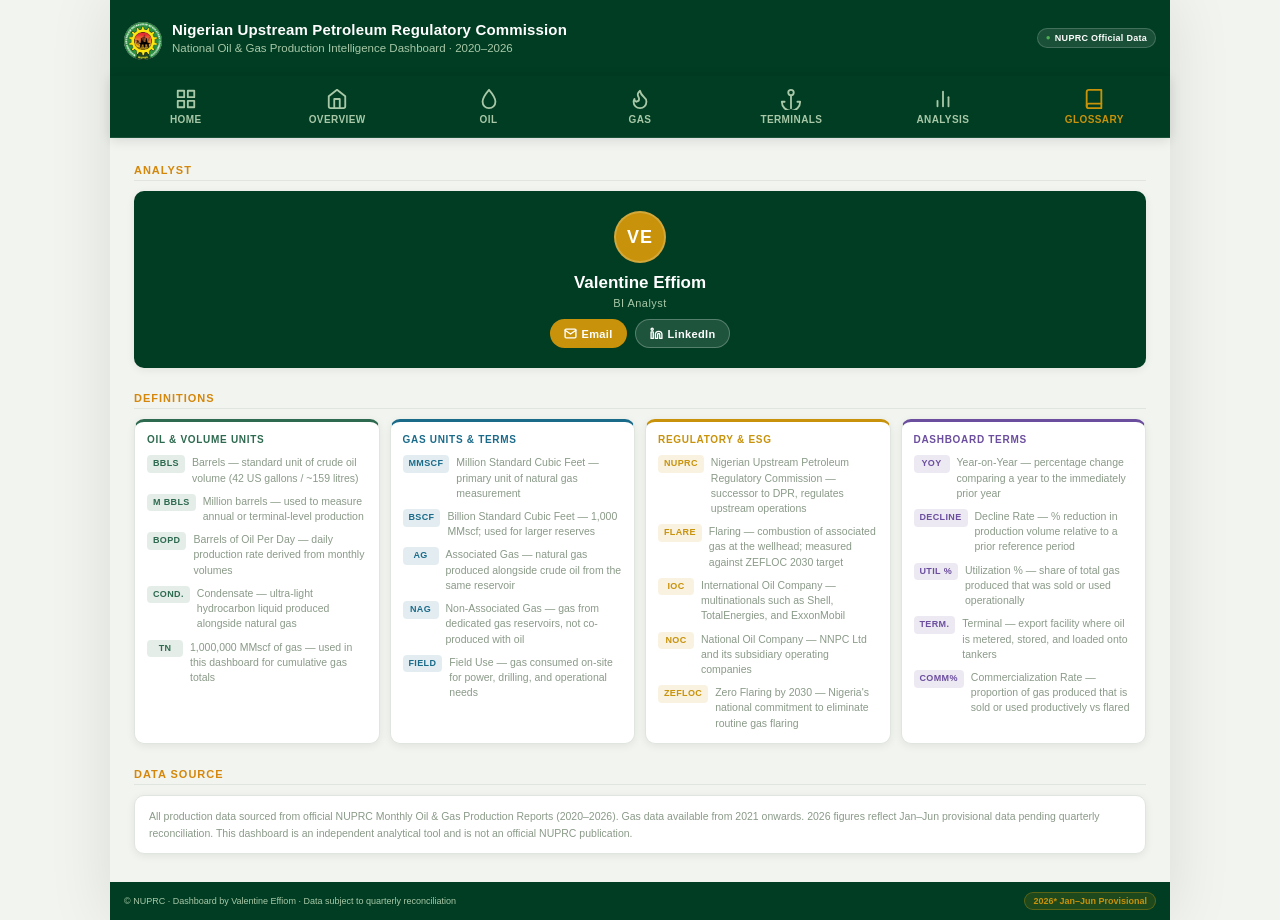
<file: glossary.html>
<!DOCTYPE html>
<html lang="en">
<head>
  <meta charset="UTF-8">
  <meta name="viewport" content="width=device-width, initial-scale=1.0, maximum-scale=1.0">
  <title>NUPRC Dashboard — Glossary &amp; Info</title>
  <link rel="stylesheet" href="styles.css">
</head>
<body class="page-glossary">
<div class="wrapper">

  <!-- Header -->
  <header class="site-header">
    <div class="header-logo">
      <img src="NUPRC-logo.webp" class="header-logo-img" style="height:38px;width:38px;object-fit:contain;border-radius:50%;">
    </div>
    <div class="header-text">
      <div class="header-title">Nigerian Upstream Petroleum Regulatory Commission</div>
      <div class="header-subtitle">National Oil &amp; Gas Production Intelligence Dashboard · 2020–2026</div>
    </div>
    <div class="header-badge">
      <span class="badge-dot">●</span> NUPRC Official Data
    </div>
  </header>

  <main class="page-content">

    <!-- Analyst Contact Card -->
    <div class="section-label">Analyst</div>
    <div class="contact-card">
      <div class="contact-avatar">VE</div>
      <div class="contact-name">Valentine Effiom</div>
      <div class="contact-title">BI Analyst</div>
      <div class="contact-links">
        <a href="mailto:effiomvalentine@yahoo.com" class="contact-btn btn-email">
          <svg width="13" height="13" viewBox="0 0 24 24" fill="none" stroke="currentColor" stroke-width="2.5" stroke-linecap="round" stroke-linejoin="round"><path d="M4 4h16c1.1 0 2 .9 2 2v12c0 1.1-.9 2-2 2H4c-1.1 0-2-.9-2-2V6c0-1.1.9-2 2-2z"/><polyline points="22,6 12,13 2,6"/></svg>
          Email
        </a>
        <a href="https://linkedin.com/in/valentine-effiom-6ba270360" target="_blank" rel="noopener" class="contact-btn btn-linkedin">
          <svg width="13" height="13" viewBox="0 0 24 24" fill="none" stroke="currentColor" stroke-width="2.5" stroke-linecap="round" stroke-linejoin="round"><path d="M16 8a6 6 0 016 6v7h-4v-7a2 2 0 00-2-2 2 2 0 00-2 2v7h-4v-7a6 6 0 016-6z"/><rect x="2" y="9" width="4" height="12"/><circle cx="4" cy="4" r="2"/></svg>
          LinkedIn
        </a>
      </div>
    </div>

    <!-- Glossary Boxes -->
    <div class="section-label">Definitions</div>
    <div class="gloss-grid">

      <!-- Oil & Volume Units -->
      <div class="gloss-box gloss-oil">
        <div class="gloss-box-title">Oil &amp; Volume Units</div>

        <div class="gloss-item">
          <span class="gloss-term">bbls</span>
          <span class="gloss-def">Barrels — standard unit of crude oil volume (42 US gallons / ~159 litres)</span>
        </div>
        <div class="gloss-item">
          <span class="gloss-term">M bbls</span>
          <span class="gloss-def">Million barrels — used to measure annual or terminal-level production</span>
        </div>
        <div class="gloss-item">
          <span class="gloss-term">bopd</span>
          <span class="gloss-def">Barrels of Oil Per Day — daily production rate derived from monthly volumes</span>
        </div>
        <div class="gloss-item">
          <span class="gloss-term">Cond.</span>
          <span class="gloss-def">Condensate — ultra-light hydrocarbon liquid produced alongside natural gas</span>
        </div>
        <div class="gloss-item">
          <span class="gloss-term">Tn</span>
          <span class="gloss-def">1,000,000 MMscf of gas — used in this dashboard for cumulative gas totals</span>
        </div>
      </div>

      <!-- Gas Units & Terms -->
      <div class="gloss-box gloss-gas">
        <div class="gloss-box-title">Gas Units &amp; Terms</div>

        <div class="gloss-item">
          <span class="gloss-term">MMscf</span>
          <span class="gloss-def">Million Standard Cubic Feet — primary unit of natural gas measurement</span>
        </div>
        <div class="gloss-item">
          <span class="gloss-term">Bscf</span>
          <span class="gloss-def">Billion Standard Cubic Feet — 1,000 MMscf; used for larger reserves</span>
        </div>
        <div class="gloss-item">
          <span class="gloss-term">AG</span>
          <span class="gloss-def">Associated Gas — natural gas produced alongside crude oil from the same reservoir</span>
        </div>
        <div class="gloss-item">
          <span class="gloss-term">NAG</span>
          <span class="gloss-def">Non-Associated Gas — gas from dedicated gas reservoirs, not co-produced with oil</span>
        </div>
        <div class="gloss-item">
          <span class="gloss-term">Field</span>
          <span class="gloss-def">Field Use — gas consumed on-site for power, drilling, and operational needs</span>
        </div>
      </div>

      <!-- Regulatory & ESG Terms -->
      <div class="gloss-box gloss-reg">
        <div class="gloss-box-title">Regulatory &amp; ESG</div>

        <div class="gloss-item">
          <span class="gloss-term">NUPRC</span>
          <span class="gloss-def">Nigerian Upstream Petroleum Regulatory Commission — successor to DPR, regulates upstream operations</span>
        </div>
        <div class="gloss-item">
          <span class="gloss-term">Flare</span>
          <span class="gloss-def">Flaring — combustion of associated gas at the wellhead; measured against ZEFLOC 2030 target</span>
        </div>
        <div class="gloss-item">
          <span class="gloss-term">IOC</span>
          <span class="gloss-def">International Oil Company — multinationals such as Shell, TotalEnergies, and ExxonMobil</span>
        </div>
        <div class="gloss-item">
          <span class="gloss-term">NOC</span>
          <span class="gloss-def">National Oil Company — NNPC Ltd and its subsidiary operating companies</span>
        </div>
        <div class="gloss-item">
          <span class="gloss-term">ZEFLOC</span>
          <span class="gloss-def">Zero Flaring by 2030 — Nigeria's national commitment to eliminate routine gas flaring</span>
        </div>
      </div>

      <!-- Dashboard Terms -->
      <div class="gloss-box gloss-dash">
        <div class="gloss-box-title">Dashboard Terms</div>

        <div class="gloss-item">
          <span class="gloss-term">YoY</span>
          <span class="gloss-def">Year-on-Year — percentage change comparing a year to the immediately prior year</span>
        </div>
        <div class="gloss-item">
          <span class="gloss-term">Decline</span>
          <span class="gloss-def">Decline Rate — % reduction in production volume relative to a prior reference period</span>
        </div>
        <div class="gloss-item">
          <span class="gloss-term">Util %</span>
          <span class="gloss-def">Utilization % — share of total gas produced that was sold or used operationally</span>
        </div>
        <div class="gloss-item">
          <span class="gloss-term">Term.</span>
          <span class="gloss-def">Terminal — export facility where oil is metered, stored, and loaded onto tankers</span>
        </div>
        <div class="gloss-item">
          <span class="gloss-term">Comm%</span>
          <span class="gloss-def">Commercialization Rate — proportion of gas produced that is sold or used productively vs flared</span>
        </div>
      </div>

    </div>

    <!-- Data Source Note -->
    <div class="section-label">Data Source</div>
    <div class="data-note">
      All production data sourced from official NUPRC Monthly Oil &amp; Gas Production Reports (2020–2026).
      Gas data available from 2021 onwards. 2026 figures reflect Jan–Jun provisional data pending
      quarterly reconciliation. This dashboard is an independent analytical tool and is not an official
      NUPRC publication.
    </div>

  </main>

  <!-- Footer -->
  <footer class="site-footer">
    <span class="footer-text">© NUPRC · Dashboard by Valentine Effiom · Data subject to quarterly reconciliation</span>
    <span class="footer-badge">2026* Jan–Jun Provisional</span>
  </footer>

  <!-- Bottom Nav -->
  <nav class="bottom-nav">
    <a href="index.html" class="nav-item">
      <svg width="20" height="20" viewBox="0 0 24 24" fill="none" stroke="currentColor" stroke-width="2" stroke-linecap="round" stroke-linejoin="round"><rect x="3" y="3" width="7" height="7"/><rect x="14" y="3" width="7" height="7"/><rect x="3" y="14" width="7" height="7"/><rect x="14" y="14" width="7" height="7"/></svg>
      Home
    </a>
    <a href="overview.html" class="nav-item">
      <svg width="20" height="20" viewBox="0 0 24 24" fill="none" stroke="currentColor" stroke-width="2" stroke-linecap="round" stroke-linejoin="round"><path d="M3 9l9-7 9 7v11a2 2 0 01-2 2H5a2 2 0 01-2-2z"/><polyline points="9,22 9,12 15,12 15,22"/></svg>
      Overview
    </a>
    <a href="crude.html" class="nav-item">
      <svg width="20" height="20" viewBox="0 0 24 24" fill="none" stroke="currentColor" stroke-width="2" stroke-linecap="round" stroke-linejoin="round"><path d="M12 2C12 2 5 10 5 15a7 7 0 0014 0C19 10 12 2 12 2z"/></svg>
      Oil
    </a>
    <a href="gas.html" class="nav-item">
      <svg width="20" height="20" viewBox="0 0 24 24" fill="none" stroke="currentColor" stroke-width="2" stroke-linecap="round" stroke-linejoin="round"><path d="M8.5 14.5A2.5 2.5 0 0011 12c0-1.38-.5-2-1-3-1.072-2.143-.224-4.054 2-6 .5 2.5 2 4.9 4 6.5 2 1.6 3 3.5 3 5.5a7 7 0 01-14 0c0-1.153.433-2.294 1-3a2.5 2.5 0 002.5 3z"/></svg>
      Gas
    </a>
    <a href="terminals.html" class="nav-item">
      <svg width="20" height="20" viewBox="0 0 24 24" fill="none" stroke="currentColor" stroke-width="2" stroke-linecap="round" stroke-linejoin="round"><circle cx="12" cy="5" r="3"/><line x1="12" y1="8" x2="12" y2="22"/><path d="M5 15H2a10 10 0 0020 0h-3"/></svg>
      Terminals
    </a>
    <a href="analysis.html" class="nav-item">
      <svg width="20" height="20" viewBox="0 0 24 24" fill="none" stroke="currentColor" stroke-width="2" stroke-linecap="round" stroke-linejoin="round"><line x1="18" y1="20" x2="18" y2="10"/><line x1="12" y1="20" x2="12" y2="4"/><line x1="6" y1="20" x2="6" y2="14"/></svg>
      Analysis
    </a>
    <a href="glossary.html" class="nav-item active">
      <svg width="20" height="20" viewBox="0 0 24 24" fill="none" stroke="currentColor" stroke-width="2" stroke-linecap="round" stroke-linejoin="round"><path d="M4 19.5A2.5 2.5 0 016.5 17H20"/><path d="M6.5 2H20v20H6.5A2.5 2.5 0 014 19.5v-15A2.5 2.5 0 016.5 2z"/></svg>
      Glossary
    </a>
  </nav>

</div><!-- .wrapper -->

<!-- No data.js or Chart.js needed on this page -->
</body>
</html>
</file>
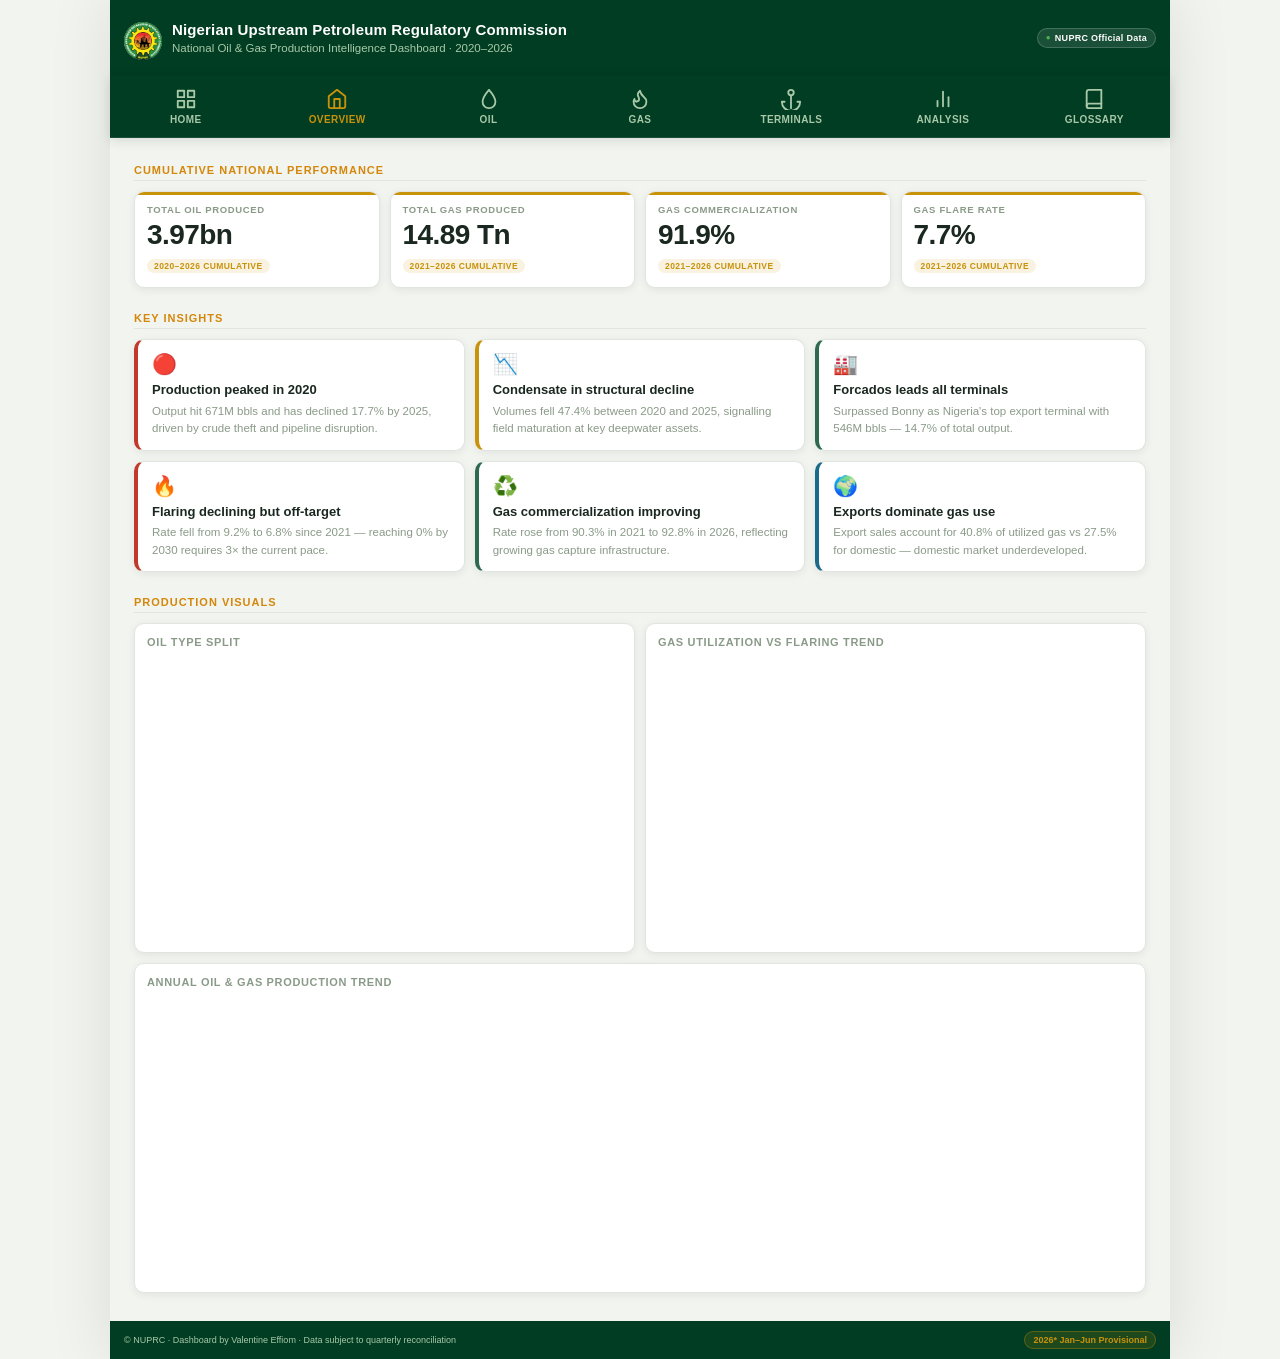
<file: overview.html>
<!DOCTYPE html>
<html lang="en">
<head>
  <meta charset="UTF-8">
  <meta name="viewport" content="width=device-width, initial-scale=1.0, maximum-scale=1.0">
  <title>NUPRC Dashboard — Overview</title>
  <link rel="stylesheet" href="styles.css">
</head>
<body class="page-overview">
<div class="wrapper">

  <!-- Header -->
  <header class="site-header">
    <div class="header-logo">
      <img src="NUPRC-logo.webp" class="header-logo-img" style="height:38px;width:38px;object-fit:contain;border-radius:50%;">
    </div>
    <div class="header-text">
      <div class="header-title">Nigerian Upstream Petroleum Regulatory Commission</div>
      <div class="header-subtitle">National Oil &amp; Gas Production Intelligence Dashboard · 2020–2026</div>
    </div>
    <div class="header-badge">
      <span class="badge-dot">●</span> NUPRC Official Data
    </div>
  </header>


  <!-- Content -->
  <main class="page-content">

    <!-- KPIs: always cumulative, ignore year filter -->
    <div class="section-label">Cumulative National Performance</div>
    <div class="kpi-grid">

      <div class="kpi-card">
        <div class="kpi-label">Total Oil Produced</div>
        <div class="kpi-value" id="kpiOil">—</div>
        <div class="kpi-badge">2020–2026 cumulative</div>
      </div>

      <div class="kpi-card">
        <div class="kpi-label">Total Gas Produced</div>
        <div class="kpi-value" id="kpiGas">—</div>
        <div class="kpi-badge">2021–2026 cumulative</div>
      </div>

      <div class="kpi-card">
        <div class="kpi-label">Gas Commercialization</div>
        <div class="kpi-value" id="kpiComm">—</div>
        <div class="kpi-badge">2021–2026 cumulative</div>
      </div>

      <div class="kpi-card">
        <div class="kpi-label">Gas Flare Rate</div>
        <div class="kpi-value" id="kpiFlare">—</div>
        <div class="kpi-badge">2021–2026 cumulative</div>
      </div>

    </div>

    <!-- Key Insights -->
    <div class="section-label">Key Insights</div>
    <div class="insights-scroll">

      <div class="insight-card" style="border-left-color:#C0392B">
        <div class="insight-emoji">🔴</div>
        <div class="insight-headline">Production peaked in 2020</div>
        <div class="insight-body">Output hit 671M bbls and has declined 17.7% by 2025, driven by crude theft and pipeline disruption.</div>
      </div>

      <div class="insight-card" style="border-left-color:#C8920A">
        <div class="insight-emoji">📉</div>
        <div class="insight-headline">Condensate in structural decline</div>
        <div class="insight-body">Volumes fell 47.4% between 2020 and 2025, signalling field maturation at key deepwater assets.</div>
      </div>

      <div class="insight-card" style="border-left-color:#2D6A4F">
        <div class="insight-emoji">🏭</div>
        <div class="insight-headline">Forcados leads all terminals</div>
        <div class="insight-body">Surpassed Bonny as Nigeria's top export terminal with 546M bbls — 14.7% of total output.</div>
      </div>

      <div class="insight-card" style="border-left-color:#C0392B">
        <div class="insight-emoji">🔥</div>
        <div class="insight-headline">Flaring declining but off-target</div>
        <div class="insight-body">Rate fell from 9.2% to 6.8% since 2021 — reaching 0% by 2030 requires 3× the current pace.</div>
      </div>

      <div class="insight-card" style="border-left-color:#2D6A4F">
        <div class="insight-emoji">♻️</div>
        <div class="insight-headline">Gas commercialization improving</div>
        <div class="insight-body">Rate rose from 90.3% in 2021 to 92.8% in 2026, reflecting growing gas capture infrastructure.</div>
      </div>

      <div class="insight-card" style="border-left-color:#1A6B8A">
        <div class="insight-emoji">🌍</div>
        <div class="insight-headline">Exports dominate gas use</div>
        <div class="insight-body">Export sales account for 40.8% of utilized gas vs 27.5% for domestic — domestic market underdeveloped.</div>
      </div>

    </div>

    <!-- Charts -->
    <div class="section-label">Production Visuals</div>
    <div class="section-block">

      <div class="chart-card">
        <div class="chart-title">Oil Type Split</div>
        <div class="chart-wrap"><canvas id="chartOilSplit"></canvas></div>
      </div>

      <div class="chart-card">
        <div class="chart-title">Gas Utilization vs Flaring Trend</div>
        <div class="chart-wrap"><canvas id="chartGasTrend"></canvas></div>
      </div>

      <div class="chart-card">
        <div class="chart-title">Annual Oil &amp; Gas Production Trend</div>
        <div class="chart-wrap"><canvas id="chartAnnualTrend"></canvas></div>
      </div>

    </div>

  </main>

  <!-- Footer -->
  <footer class="site-footer">
    <span class="footer-text">© NUPRC · Dashboard by Valentine Effiom · Data subject to quarterly reconciliation</span>
    <span class="footer-badge">2026* Jan–Jun Provisional</span>
  </footer>

  <!-- Bottom Nav -->
  <nav class="bottom-nav">
    <a href="index.html" class="nav-item">
      <svg width="20" height="20" viewBox="0 0 24 24" fill="none" stroke="currentColor" stroke-width="2" stroke-linecap="round" stroke-linejoin="round"><rect x="3" y="3" width="7" height="7"/><rect x="14" y="3" width="7" height="7"/><rect x="3" y="14" width="7" height="7"/><rect x="14" y="14" width="7" height="7"/></svg>
      Home
    </a>
    <a href="overview.html" class="nav-item active">
      <svg width="20" height="20" viewBox="0 0 24 24" fill="none" stroke="currentColor" stroke-width="2" stroke-linecap="round" stroke-linejoin="round"><path d="M3 9l9-7 9 7v11a2 2 0 01-2 2H5a2 2 0 01-2-2z"/><polyline points="9,22 9,12 15,12 15,22"/></svg>
      Overview
    </a>
    <a href="crude.html" class="nav-item">
      <svg width="20" height="20" viewBox="0 0 24 24" fill="none" stroke="currentColor" stroke-width="2" stroke-linecap="round" stroke-linejoin="round"><path d="M12 2C12 2 5 10 5 15a7 7 0 0014 0C19 10 12 2 12 2z"/></svg>
      Oil
    </a>
    <a href="gas.html" class="nav-item">
      <svg width="20" height="20" viewBox="0 0 24 24" fill="none" stroke="currentColor" stroke-width="2" stroke-linecap="round" stroke-linejoin="round"><path d="M8.5 14.5A2.5 2.5 0 0011 12c0-1.38-.5-2-1-3-1.072-2.143-.224-4.054 2-6 .5 2.5 2 4.9 4 6.5 2 1.6 3 3.5 3 5.5a7 7 0 01-14 0c0-1.153.433-2.294 1-3a2.5 2.5 0 002.5 3z"/></svg>
      Gas
    </a>
    <a href="terminals.html" class="nav-item">
      <svg width="20" height="20" viewBox="0 0 24 24" fill="none" stroke="currentColor" stroke-width="2" stroke-linecap="round" stroke-linejoin="round"><circle cx="12" cy="5" r="3"/><line x1="12" y1="8" x2="12" y2="22"/><path d="M5 15H2a10 10 0 0020 0h-3"/></svg>
      Terminals
    </a>
    <a href="analysis.html" class="nav-item">
      <svg width="20" height="20" viewBox="0 0 24 24" fill="none" stroke="currentColor" stroke-width="2" stroke-linecap="round" stroke-linejoin="round"><line x1="18" y1="20" x2="18" y2="10"/><line x1="12" y1="20" x2="12" y2="4"/><line x1="6" y1="20" x2="6" y2="14"/></svg>
      Analysis
    </a>
    <a href="glossary.html" class="nav-item">
      <svg width="20" height="20" viewBox="0 0 24 24" fill="none" stroke="currentColor" stroke-width="2" stroke-linecap="round" stroke-linejoin="round"><path d="M4 19.5A2.5 2.5 0 016.5 17H20"/><path d="M6.5 2H20v20H6.5A2.5 2.5 0 014 19.5v-15A2.5 2.5 0 016.5 2z"/></svg>
      Glossary
    </a>
  </nav>

</div><!-- .wrapper -->

<script src="lib/papaparse.min.js"></script>
<script src="lib/chart.umd.min.js"></script>
<script src="data.js"></script>
<script src="charts.js"></script>
<script>
  let chartOilSplit, chartGasTrend, chartAnnualTrend;

  function initOverview() {
    updateKPIs();
    updateCharts();
  }

  if (window._nuprcReady) {
    initOverview();
  } else {
    document.addEventListener('nuprcDataReady', initOverview);
  }

  function updateKPIs() {
    // Always cumulative — ignore year filter
    var allOil = getOilData(null, null, null);
    document.getElementById('kpiOil').textContent = fmtBn(sumField(allOil, 'volume_bbls'));

    var gas = getGasData(null);
    var produced = sumField(gas, 'produced');
    var utilized = sumField(gas, 'utilized');
    var flared   = sumField(gas, 'flared');
    document.getElementById('kpiGas').textContent   = fmtTn(produced);
    document.getElementById('kpiComm').textContent  = produced > 0 ? fmtPct(utilized / produced * 100) : '—';
    document.getElementById('kpiFlare').textContent = produced > 0 ? fmtPct(flared   / produced * 100) : '—';
  }

  function updateCharts() {
    // All charts always show full dataset — no year filter on Overview

    // 1 — Oil Type Split
    var crudeVol = sumField(getOilData(null, 'Crude Oil',  null), 'volume_bbls');
    var condVol  = sumField(getOilData(null, 'Condensate', null), 'volume_bbls');
    if (chartOilSplit) chartOilSplit.destroy();
    chartOilSplit = ChartHelpers.doughnut(
      document.getElementById('chartOilSplit').getContext('2d'),
      ['Crude Oil', 'Condensate'],
      [crudeVol, condVol],
      [C.crude, C.gold]
    );

    // 2 — Gas Utilization vs Flaring Trend (always all years)
    var utilData  = GAS_YEARS.map(function(y) { return sumField(getGasData(y), 'utilized'); });
    var flareData = GAS_YEARS.map(function(y) { return sumField(getGasData(y), 'flared'); });
    if (chartGasTrend) chartGasTrend.destroy();
    chartGasTrend = ChartHelpers.line(
      document.getElementById('chartGasTrend').getContext('2d'),
      GAS_YEARS.map(String),
      [
        {
          label: 'Utilized Gas',
          data: utilData,
          borderColor: C.crude,
          backgroundColor: 'rgba(45,106,79,0.08)',
          fill: true,
          tension: 0.35,
          pointRadius: 4,
          pointBackgroundColor: C.crude
        },
        {
          label: 'Flared Gas',
          data: flareData,
          borderColor: C.red,
          backgroundColor: 'rgba(192,57,43,0.08)',
          fill: true,
          tension: 0.35,
          pointRadius: 4,
          pointBackgroundColor: C.red
        }
      ],
      {
        x: { ticks: { font: { family: FONT, size: 10 }, color: '#8A9A88' }, grid: { color: 'rgba(224,230,223,0.6)' } },
        y: {
          ticks: {
            font: { family: FONT, size: 10 }, color: '#8A9A88',
            callback: function(v) { return (v/1e6).toFixed(2)+' Tn'; }
          },
          grid: { color: 'rgba(224,230,223,0.6)' }
        }
      }
    );

    // 3 — Annual Oil & Gas Production Trend (always all years)
    var crudeByYear = OIL_YEARS.map(function(y) { return sumField(getOilData(y,'Crude Oil',null),'volume_bbls'); });
    var condByYear  = OIL_YEARS.map(function(y) { return sumField(getOilData(y,'Condensate',null),'volume_bbls'); });
    var gasByYear   = OIL_YEARS.map(function(y) { return GAS_YEARS.indexOf(y) >= 0 ? sumField(getGasData(y),'produced') : null; });
    if (chartAnnualTrend) chartAnnualTrend.destroy();
    chartAnnualTrend = ChartHelpers.mixed(
      document.getElementById('chartAnnualTrend').getContext('2d'),
      OIL_YEARS.map(String),
      [
        { type:'bar',  label:'Crude Oil',  data: crudeByYear, backgroundColor: C.crude, yAxisID:'y' },
        { type:'bar',  label:'Condensate', data: condByYear,  backgroundColor: C.gold,  yAxisID:'y' },
        {
          type:'line', label:'Total Gas', data: gasByYear,
          borderColor: C.gas, backgroundColor:'transparent',
          borderWidth:2, pointRadius:4, pointBackgroundColor: C.gas,
          tension:0.3, yAxisID:'y1'
        }
      ],
      {
        x: { ticks:{font:{family:FONT,size:10},color:'#8A9A88'}, grid:{color:'rgba(224,230,223,0.6)'} },
        y: {
          type:'linear', position:'left',
          ticks:{ font:{family:FONT,size:10}, color:'#8A9A88', callback:function(v){return (v/1e6).toFixed(0)+'M';} },
          grid:{ color:'rgba(224,230,223,0.6)' },
          title:{ display:true, text:'bbls', font:{size:9,family:FONT}, color:'#8A9A88' }
        },
        y1: {
          type:'linear', position:'right',
          display: false
        }
      }
    );
  }
</script>
</body>
</html>
</file>
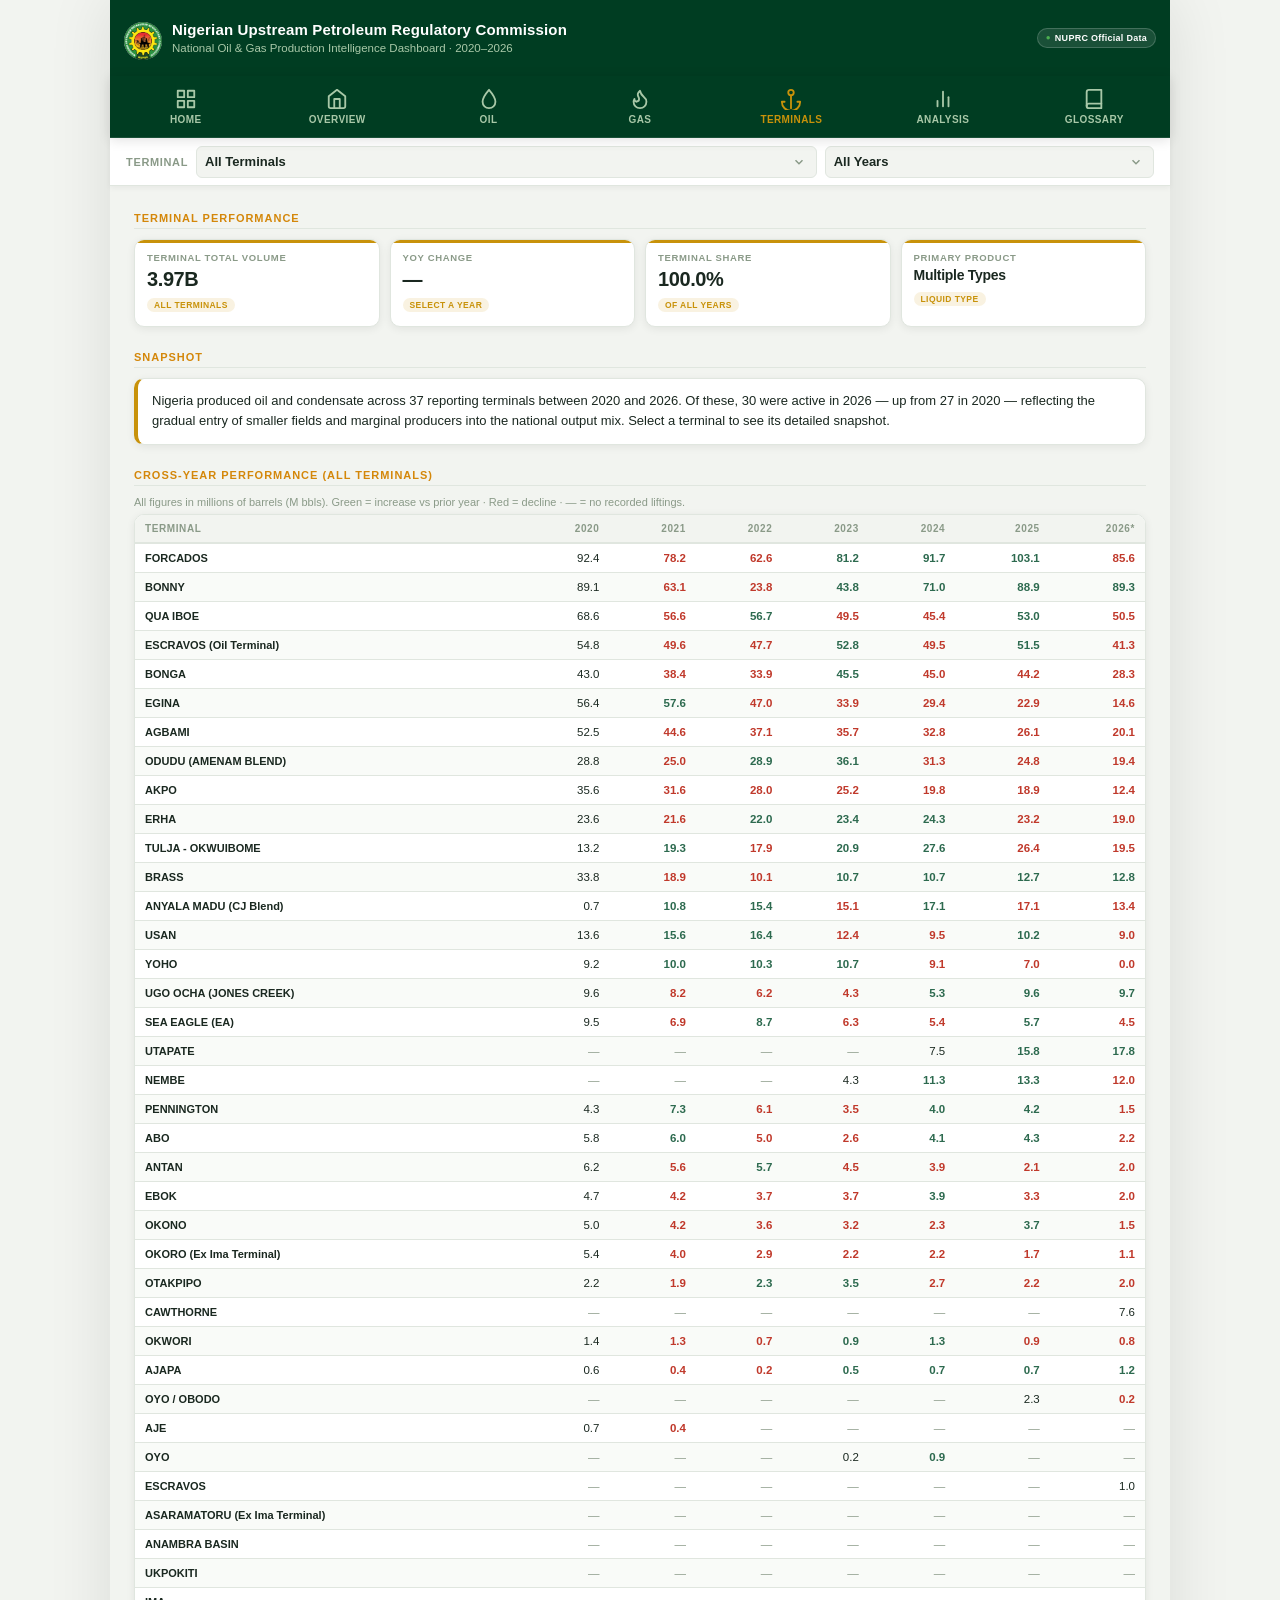
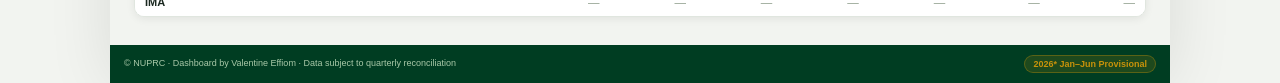
<file: terminals.html>
<!DOCTYPE html>
<html lang="en">
<head>
  <meta charset="UTF-8">
  <meta name="viewport" content="width=device-width, initial-scale=1.0, maximum-scale=1.0">
  <title>NUPRC Dashboard — Terminals</title>
  <link rel="stylesheet" href="styles.css">
</head>
<body class="page-terminals">
<div class="wrapper">

  <!-- Header -->
  <header class="site-header">
    <div class="header-logo">
      <img src="NUPRC-logo.webp" class="header-logo-img" style="height:38px;width:38px;object-fit:contain;border-radius:50%;">
    </div>
    <div class="header-text">
      <div class="header-title">Nigerian Upstream Petroleum Regulatory Commission</div>
      <div class="header-subtitle">National Oil &amp; Gas Production Intelligence Dashboard · 2020–2026</div>
    </div>
    <div class="header-badge">
      <span class="badge-dot">●</span> NUPRC Official Data
    </div>
  </header>

  <!-- Dual Filter Bar -->
  <div class="filter-bar" style="gap:8px;">
    <span class="filter-label">Terminal</span>
    <select id="termFilter" class="year-select filter-terminal">
      <option value="all">All Terminals</option>
    </select>
    <select id="yearFilter" class="year-select" style="flex:0.7">
      <option value="all">All Years</option>
    </select>
  </div>

  <main class="page-content">

    <!-- KPI Cards -->
    <div class="section-label">Terminal Performance</div>
    <div class="kpi-grid">

      <div class="kpi-card">
        <div class="kpi-label">Terminal Total Volume</div>
        <div class="kpi-value small" id="kpiVol">&#8212;</div>
        <div class="kpi-badge" id="badgeVol">selected terminal</div>
      </div>

      <div class="kpi-card">
        <div class="kpi-label">YoY Change</div>
        <div class="kpi-value small" id="kpiYoY">&#8212;</div>
        <div class="kpi-badge" id="badgeYoY">vs prior year</div>
      </div>

      <div class="kpi-card">
        <div class="kpi-label">Terminal Share</div>
        <div class="kpi-value small" id="kpiShare">&#8212;</div>
        <div class="kpi-badge" id="badgeShare">of total output</div>
      </div>

      <div class="kpi-card">
        <div class="kpi-label">Primary Product</div>
        <div class="kpi-value small" id="kpiType" style="font-size:14px;">&#8212;</div>
        <div class="kpi-badge">liquid type</div>
      </div>

    </div>

    <!-- Year Snapshot -->
    <div class="section-label">Snapshot</div>
    <div class="snapshot-card" id="snapshotCard">Select a terminal to see its snapshot.</div>

    <!-- Cross-year Performance Table -->
    <div class="section-label">Cross-Year Performance (All Terminals)</div>
    <p class="table-note">All figures in millions of barrels (M bbls). Green = increase vs prior year · Red = decline · — = no recorded liftings.</p>
    <div class="table-wrap">
      <table class="term-table" id="termTable">
        <thead>
          <tr id="termTableHead">
            <th>Terminal</th>
          </tr>
        </thead>
        <tbody id="termTableBody"></tbody>
      </table>
    </div>

  </main>

  <!-- Footer -->
  <footer class="site-footer">
    <span class="footer-text">© NUPRC · Dashboard by Valentine Effiom · Data subject to quarterly reconciliation</span>
    <span class="footer-badge">2026* Jan–Jun Provisional</span>
  </footer>

  <!-- Bottom Nav -->
  <nav class="bottom-nav">
    <a href="index.html" class="nav-item">
      <svg width="20" height="20" viewBox="0 0 24 24" fill="none" stroke="currentColor" stroke-width="2" stroke-linecap="round" stroke-linejoin="round"><rect x="3" y="3" width="7" height="7"/><rect x="14" y="3" width="7" height="7"/><rect x="3" y="14" width="7" height="7"/><rect x="14" y="14" width="7" height="7"/></svg>
      Home
    </a>
    <a href="overview.html" class="nav-item">
      <svg width="20" height="20" viewBox="0 0 24 24" fill="none" stroke="currentColor" stroke-width="2" stroke-linecap="round" stroke-linejoin="round"><path d="M3 9l9-7 9 7v11a2 2 0 01-2 2H5a2 2 0 01-2-2z"/><polyline points="9,22 9,12 15,12 15,22"/></svg>
      Overview
    </a>
    <a href="crude.html" class="nav-item">
      <svg width="20" height="20" viewBox="0 0 24 24" fill="none" stroke="currentColor" stroke-width="2" stroke-linecap="round" stroke-linejoin="round"><path d="M12 2C12 2 5 10 5 15a7 7 0 0014 0C19 10 12 2 12 2z"/></svg>
      Oil
    </a>
    <a href="gas.html" class="nav-item">
      <svg width="20" height="20" viewBox="0 0 24 24" fill="none" stroke="currentColor" stroke-width="2" stroke-linecap="round" stroke-linejoin="round"><path d="M8.5 14.5A2.5 2.5 0 0011 12c0-1.38-.5-2-1-3-1.072-2.143-.224-4.054 2-6 .5 2.5 2 4.9 4 6.5 2 1.6 3 3.5 3 5.5a7 7 0 01-14 0c0-1.153.433-2.294 1-3a2.5 2.5 0 002.5 3z"/></svg>
      Gas
    </a>
    <a href="terminals.html" class="nav-item active">
      <svg width="20" height="20" viewBox="0 0 24 24" fill="none" stroke="currentColor" stroke-width="2" stroke-linecap="round" stroke-linejoin="round"><circle cx="12" cy="5" r="3"/><line x1="12" y1="8" x2="12" y2="22"/><path d="M5 15H2a10 10 0 0020 0h-3"/></svg>
      Terminals
    </a>
    <a href="analysis.html" class="nav-item">
      <svg width="20" height="20" viewBox="0 0 24 24" fill="none" stroke="currentColor" stroke-width="2" stroke-linecap="round" stroke-linejoin="round"><line x1="18" y1="20" x2="18" y2="10"/><line x1="12" y1="20" x2="12" y2="4"/><line x1="6" y1="20" x2="6" y2="14"/></svg>
      Analysis
    </a>
    <a href="glossary.html" class="nav-item">
      <svg width="20" height="20" viewBox="0 0 24 24" fill="none" stroke="currentColor" stroke-width="2" stroke-linecap="round" stroke-linejoin="round"><path d="M4 19.5A2.5 2.5 0 016.5 17H20"/><path d="M6.5 2H20v20H6.5A2.5 2.5 0 014 19.5v-15A2.5 2.5 0 016.5 2z"/></svg>
      Glossary
    </a>
  </nav>

</div><!-- .wrapper -->

<script src="lib/papaparse.min.js"></script>
<script src="lib/chart.umd.min.js"></script>
<script src="data.js"></script>
<script src="charts.js"></script>
<script>
  function populateTerminalDropdown() {
    var sel = document.getElementById('termFilter');
    while (sel.options.length > 1) sel.remove(1);
    getTerminals().forEach(function(t) {
      var opt = document.createElement('option');
      opt.value = t;
      opt.textContent = t;
      sel.appendChild(opt);
    });
  }

  function initTerminals() {
    var yearSel = document.getElementById('yearFilter');
    while (yearSel.options.length > 1) yearSel.remove(1);
    OIL_YEARS.forEach(function(y) {
      var opt = document.createElement('option');
      opt.value = y;
      opt.textContent = y;
      yearSel.appendChild(opt);
    });

    populateTerminalDropdown();
    buildTable();

    var termSel = document.getElementById('termFilter');
    termSel.addEventListener('change', function() {
      updateKPIs(termSel.value, yearSel.value);
    });
    yearSel.addEventListener('change', function() {
      updateKPIs(termSel.value, yearSel.value);
    });

    updateKPIs(termSel.value, yearSel.value);
  }

  function getVolForTermYear(terminal, year) {
    return sumField(getOilData(year, null, terminal), 'volume_bbls');
  }

  function updateKPIs(termVal, yearVal) {
    termVal = termVal !== undefined ? termVal : document.getElementById('termFilter').value;
    yearVal = yearVal !== undefined ? yearVal : document.getElementById('yearFilter').value;
    var terminal = termVal === 'all' ? null : termVal;
    var year     = yearVal === 'all' ? null : parseInt(yearVal);

    var rows = getOilData(year, null, terminal);
    var vol  = sumField(rows, 'volume_bbls');
    document.getElementById('kpiVol').textContent   = fmtComma(vol);
    document.getElementById('badgeVol').textContent = terminal || 'All terminals';

    var yoyEl    = document.getElementById('kpiYoY');
    var yoyBadge = document.getElementById('badgeYoY');
    if (!year) {
      yoyEl.textContent    = '—';
      yoyEl.className      = 'kpi-value small';
      yoyBadge.textContent = 'Select a year';
    } else if (year === 2020) {
      yoyEl.textContent    = 'Baseline';
      yoyEl.className      = 'kpi-value small';
      yoyBadge.textContent = 'no prior year';
    } else {
      var vPrior = sumField(getOilData(year - 1, null, terminal), 'volume_bbls');
      var vCurr  = sumField(getOilData(year,     null, terminal), 'volume_bbls');
      if (vPrior === 0) {
        yoyEl.textContent    = 'New';
        yoyEl.className      = 'kpi-value small';
        yoyBadge.textContent = 'first year of data';
      } else {
        var pct = (vCurr - vPrior) / vPrior * 100;
        yoyEl.textContent    = (pct >= 0 ? '+' : '') + pct.toFixed(1) + '%';
        yoyEl.className      = 'kpi-value small ' + (pct >= 0 ? 'pos' : 'neg');
        yoyBadge.textContent = 'vs ' + (year - 1);
      }
    }

    var totalAll = sumField(getOilData(year, null, null), 'volume_bbls');
    var share    = totalAll > 0 ? (vol / totalAll * 100) : 0;
    document.getElementById('kpiShare').textContent  = fmtPct(share);
    document.getElementById('badgeShare').textContent = year ? 'of ' + year + ' total' : 'of all years';

    var typeEl = document.getElementById('kpiType');
    if (!terminal) {
      typeEl.textContent = 'Multiple Types';
    } else {
      var crudeVol = sumField(getOilData(year, 'Crude Oil',  terminal), 'volume_bbls');
      var condVol  = sumField(getOilData(year, 'Condensate', terminal), 'volume_bbls');
      if (crudeVol === 0 && condVol === 0) {
        typeEl.textContent = '—';
      } else if (condVol === 0) {
        typeEl.textContent = 'Crude Oil';
      } else if (crudeVol === 0) {
        typeEl.textContent = 'Condensate';
      } else {
        typeEl.textContent = 'Multiple Types';
      }
    }

    updateSnapshot(terminal, year, vol, share);
  }

  function updateSnapshot(terminal, year, vol, share) {
    var card = document.getElementById('snapshotCard');
    if (!terminal) {
      card.textContent = 'Nigeria produced oil and condensate across ' +
        getTerminals().length + ' reporting terminals between 2020 and 2026. ' +
        'Of these, 30 were active in 2026 — up from 27 in 2020 — reflecting the gradual entry of smaller fields and marginal producers into the national output mix. ' +
        'Select a terminal to see its detailed snapshot.';
      return;
    }
    if (!year) {
      var totalVol   = sumField(getOilData(null, null, terminal), 'volume_bbls');
      var grandTotal = sumField(getOilData(null, null, null),     'volume_bbls');
      var cumShare   = grandTotal > 0 ? (totalVol / grandTotal * 100).toFixed(1) : '0.0';
      card.textContent = terminal + ' produced a cumulative ' + fmtM(totalVol) +
        'M bbls from 2020 to 2026 — ' + cumShare + '% of total national output.';
      return;
    }
    var allVols = getTerminals().map(function(t) {
      return { t: t, v: sumField(getOilData(year, null, t), 'volume_bbls') };
    }).filter(function(x) {
      return x.v > 0;
    }).sort(function(a, b) {
      return b.v - a.v;
    });
    var rank = 0;
    for (var ri = 0; ri < allVols.length; ri++) {
      if (allVols[ri].t === terminal) { rank = ri + 1; break; }
    }
    var suffix = rank === 1 ? 'st' : rank === 2 ? 'nd' : rank === 3 ? 'rd' : 'th';
    card.textContent = terminal + ' was Nigeria\'s ' + rank + suffix +
      ' terminal in ' + year + ' with ' + fmtM(vol) + 'M bbls — ' +
      share.toFixed(1) + '% of total output.';
  }

  function buildTable() {
    var headerRow = document.getElementById('termTableHead');
    while (headerRow.cells.length > 1) headerRow.deleteCell(1);
    OIL_YEARS.forEach(function(y, idx) {
      var th = document.createElement('th');
      th.textContent = idx === OIL_YEARS.length - 1 ? y + '*' : String(y);
      headerRow.appendChild(th);
    });

    var terminals = getTerminals();
    var tbody     = document.getElementById('termTableBody');
    tbody.innerHTML = '';

    var termVolumes = {};
    terminals.forEach(function(t) {
      termVolumes[t] = {};
      OIL_YEARS.forEach(function(y) {
        termVolumes[t][y] = sumField(getOilData(y, null, t), 'volume_bbls');
      });
    });

    terminals.forEach(function(t) {
      var tr     = document.createElement('tr');
      var nameTd = document.createElement('td');
      nameTd.textContent      = t;
      nameTd.style.fontSize   = '11px';
      nameTd.style.fontWeight = '600';
      tr.appendChild(nameTd);

      OIL_YEARS.forEach(function(y, idx) {
        var td  = document.createElement('td');
        var vol = termVolumes[t][y];
        if (vol === 0) {
          td.textContent = '—';
          td.className   = 'cell-na';
        } else {
          td.textContent = fmtM(vol);
          if (idx === 0) {
            td.className = 'cell-base';
          } else {
            var prevYear = OIL_YEARS[idx - 1];
            var prevVol  = termVolumes[t][prevYear];
            if (prevVol === 0) {
              td.className = 'cell-base';
            } else if (vol > prevVol) {
              td.className = 'cell-pos';
            } else if (vol < prevVol) {
              td.className = 'cell-neg';
            } else {
              td.className = 'cell-base';
            }
          }
        }
        tr.appendChild(td);
      });

      tbody.appendChild(tr);
    });
  }

  if (window._nuprcReady) {
    initTerminals();
  } else {
    document.addEventListener('nuprcDataReady', initTerminals);
  }
</script>
</body>
</html>
</file>
<file: styles.css>
/* =====================================================================
   NUPRC Oil & Gas Production Intelligence Dashboard — Design System
   ===================================================================== */

/* ── Variables ────────────────────────────────────────────────────── */
:root {
  --header:      #003D22;
  --gold:        #C8920A;
  --bg:          #F2F4F0;
  --card:        #FFFFFF;
  --crude:       #2D6A4F;
  --gas:         #1A6B8A;
  --red:         #C0392B;
  --purple:      #6B4E9E;
  --section-lbl: #D4870A;
  --border:      #E0E6DF;
  --label:       #8A9A88;
  --value:       #1A2820;
  --sage:        #A8C8A8;

  --page-accent: var(--gold);   /* overridden per page */

  --header-h:    70px;
  --filter-h:    48px;
  --nav-h:       62px;
  --radius:      10px;
  --shadow:      0 2px 8px rgba(0,0,0,0.07);
  --font:        'Calibri', 'Segoe UI', sans-serif;
}

/* ── Reset ────────────────────────────────────────────────────────── */
*, *::before, *::after { box-sizing: border-box; margin: 0; padding: 0; }
html { font-size: 16px; }
body {
  font-family: var(--font);
  background: var(--bg);
  color: var(--value);
  min-height: 100vh;
  -webkit-font-smoothing: antialiased;
}
a { color: inherit; text-decoration: none; }
button { font-family: var(--font); cursor: pointer; border: none; background: none; }

/* ── Page wrapper (max 420px centered) ───────────────────────────── */
.wrapper {
  max-width: 420px;
  margin: 0 auto;
  min-height: 100vh;
  position: relative;
  box-shadow: 0 0 32px rgba(0,0,0,0.10);
  background: var(--bg);
}

/* ── Header ──────────────────────────────────────────────────────── */
.site-header {
  position: sticky;
  top: 0;
  z-index: 100;
  background: var(--header);
  min-height: var(--header-h);
  padding: 10px 14px;
  display: flex;
  align-items: center;
  gap: 10px;
}
.header-logo svg { flex-shrink: 0; display: block; }
.header-text { flex: 1; min-width: 0; }
.header-title {
  font-size: 11.5px;
  font-weight: 700;
  color: #fff;
  line-height: 1.3;
  letter-spacing: 0.01em;
}
.header-subtitle {
  font-size: 9.5px;
  color: var(--sage);
  margin-top: 2px;
  line-height: 1.3;
}
.header-badge {
  flex-shrink: 0;
  display: flex;
  align-items: center;
  gap: 4px;
  background: rgba(255,255,255,0.10);
  border: 1px solid rgba(255,255,255,0.18);
  border-radius: 20px;
  padding: 4px 8px;
  font-size: 9px;
  font-weight: 600;
  color: #fff;
  white-space: nowrap;
  letter-spacing: 0.03em;
}
.badge-dot {
  color: #4CAF50;
  font-size: 8px;
  line-height: 1;
}

/* ── Year Filter Bar ─────────────────────────────────────────────── */
.filter-bar {
  position: sticky;
  top: var(--header-h);
  z-index: 90;
  background: #fff;
  border-bottom: 1px solid var(--border);
  height: var(--filter-h);
  display: flex;
  align-items: center;
  padding: 0 16px;
  gap: 10px;
  box-shadow: 0 2px 6px rgba(0,0,0,0.05);
}
.filter-label {
  font-size: 11px;
  font-weight: 700;
  text-transform: uppercase;
  letter-spacing: 0.06em;
  color: var(--label);
  white-space: nowrap;
}
.year-select {
  flex: 1;
  height: 32px;
  border: 1px solid var(--border);
  border-radius: 6px;
  padding: 0 8px;
  font-family: var(--font);
  font-size: 13px;
  font-weight: 600;
  color: var(--value);
  background: var(--bg);
  appearance: none;
  -webkit-appearance: none;
  background-image: url("data:image/svg+xml,%3Csvg xmlns='http://www.w3.org/2000/svg' width='12' height='12' viewBox='0 0 24 24' fill='none' stroke='%238A9A88' stroke-width='2.5'%3E%3Cpolyline points='6 9 12 15 18 9'/%3E%3C/svg%3E");
  background-repeat: no-repeat;
  background-position: right 10px center;
  background-size: 14px;
  padding-right: 28px;
  cursor: pointer;
  transition: border-color 0.15s;
}
.year-select:focus {
  outline: none;
  border-color: var(--page-accent);
}
.filter-terminal {
  flex: 1.4;
}

/* ── Main Content ────────────────────────────────────────────────── */
.page-content {
  padding: 14px 14px calc(var(--nav-h) + 14px);
}

/* ── Section Labels ──────────────────────────────────────────────── */
.section-label {
  font-size: 10px;
  font-weight: 700;
  letter-spacing: 0.09em;
  text-transform: uppercase;
  color: var(--section-lbl);
  margin: 18px 0 8px;
  padding-bottom: 4px;
  border-bottom: 1px solid var(--border);
}
.section-label:first-child { margin-top: 4px; }

/* ── KPI Grid ────────────────────────────────────────────────────── */
.kpi-grid {
  display: grid;
  grid-template-columns: 1fr 1fr;
  gap: 10px;
}
.kpi-grid-3 {
  display: grid;
  grid-template-columns: 1fr 1fr 1fr;
  gap: 10px;
}

/* ── KPI Card ────────────────────────────────────────────────────── */
.kpi-card {
  background: var(--card);
  border: 1px solid var(--border);
  border-radius: var(--radius);
  padding: 12px 12px 10px;
  position: relative;
  overflow: hidden;
  box-shadow: var(--shadow);
  transition: box-shadow 0.2s;
  min-width: 0;
}
.kpi-card::before {
  content: '';
  position: absolute;
  top: 0; left: 0; right: 0;
  height: 3px;
  background: var(--page-accent);
  border-radius: var(--radius) var(--radius) 0 0;
}
.kpi-label {
  font-size: 9.5px;
  font-weight: 700;
  text-transform: uppercase;
  letter-spacing: 0.07em;
  color: var(--label);
  margin-bottom: 4px;
  line-height: 1.3;
}
.kpi-value {
  font-size: 22px;
  font-weight: 700;
  color: var(--value);
  line-height: 1.1;
  letter-spacing: -0.02em;
  word-break: break-all;
}
.kpi-value.small { font-size: 16px; }
.kpi-value.pos { color: var(--crude); }
.kpi-value.neg { color: var(--red); }
.kpi-badge {
  display: inline-block;
  margin-top: 8px;
  font-size: 8.5px;
  font-weight: 600;
  text-transform: uppercase;
  letter-spacing: 0.05em;
  padding: 2px 7px;
  border-radius: 10px;
  background: rgba(200,146,10,0.12);
  color: var(--page-accent);
  max-width: 100%;
  overflow: hidden;
  text-overflow: ellipsis;
  white-space: nowrap;
}

/* Page-specific KPI badge tints */
.page-crude  .kpi-badge { background: rgba(45,106,79,0.12);  color: var(--crude); }
.page-gas    .kpi-badge { background: rgba(26,107,138,0.12); color: var(--gas); }
.page-terminals .kpi-badge { background: rgba(200,146,10,0.12); color: var(--gold); }
.page-glossary  .kpi-badge { background: rgba(0,61,34,0.10);   color: var(--header); }

/* Page accent overrides */
.page-crude     { --page-accent: var(--crude); }
.page-gas       { --page-accent: var(--gas); }
.page-terminals { --page-accent: var(--gold); }
.page-glossary  { --page-accent: var(--header); }

/* ── Progress Bars ───────────────────────────────────────────────── */
.progress-wrap {
  height: 4px;
  background: var(--border);
  border-radius: 2px;
  margin-top: 8px;
  overflow: hidden;
}
.progress-fill {
  height: 100%;
  border-radius: 2px;
  transition: width 0.3s ease;
}
.progress-fill.green { background: var(--crude); }
.progress-fill.red   { background: var(--red); }

/* ── Snapshot Card ───────────────────────────────────────────────── */
.snapshot-card {
  background: var(--card);
  border: 1px solid var(--border);
  border-left: 4px solid var(--page-accent);
  border-radius: var(--radius);
  padding: 12px 14px;
  font-size: 13px;
  line-height: 1.55;
  color: var(--value);
  box-shadow: var(--shadow);
  margin-top: 2px;
  transition: border-color 0.2s;
}

/* ── Insight Cards (horizontal scroll) ───────────────────────────── */
.insights-scroll {
  display: flex;
  gap: 10px;
  overflow-x: auto;
  -webkit-overflow-scrolling: touch;
  padding-bottom: 6px;
  scrollbar-width: none;
}
.insights-scroll::-webkit-scrollbar { display: none; }
.insight-card {
  flex: 0 0 278px;
  background: var(--card);
  border: 1px solid var(--border);
  border-left: 4px solid var(--red);
  border-radius: var(--radius);
  padding: 12px 14px;
  box-shadow: var(--shadow);
}
.insight-emoji { font-size: 20px; margin-bottom: 6px; }
.insight-headline {
  font-size: 13px;
  font-weight: 700;
  color: var(--value);
  margin-bottom: 4px;
  line-height: 1.3;
}
.insight-body {
  font-size: 11.5px;
  color: var(--label);
  line-height: 1.5;
}

/* ── Chart Cards ─────────────────────────────────────────────────── */
.chart-card {
  background: var(--card);
  border: 1px solid var(--border);
  border-radius: var(--radius);
  padding: 12px 12px 14px;
  box-shadow: var(--shadow);
}
.chart-title {
  font-size: 11px;
  font-weight: 700;
  text-transform: uppercase;
  letter-spacing: 0.06em;
  color: var(--label);
  margin-bottom: 10px;
}
.chart-wrap {
  position: relative;
  height: 220px;
}

/* ── Sections spacing ────────────────────────────────────────────── */
.section-block { display: flex; flex-direction: column; gap: 10px; }

/* ── Terminal Table ──────────────────────────────────────────────── */
.table-wrap {
  overflow-x: auto;
  -webkit-overflow-scrolling: touch;
  border-radius: var(--radius);
  border: 1px solid var(--border);
  box-shadow: var(--shadow);
}
.term-table {
  border-collapse: collapse;
  min-width: 580px;
  width: 100%;
  font-size: 11.5px;
  background: var(--card);
}
.term-table th,
.term-table td {
  padding: 8px 10px;
  border-bottom: 1px solid var(--border);
  white-space: nowrap;
  text-align: right;
}
.term-table th:first-child,
.term-table td:first-child {
  text-align: left;
  position: sticky;
  left: 0;
  z-index: 2;
  box-shadow: 2px 0 5px rgba(0,0,0,0.06);
}
.term-table thead th {
  background: var(--bg);
  font-size: 10px;
  font-weight: 700;
  text-transform: uppercase;
  letter-spacing: 0.06em;
  color: var(--label);
  border-bottom: 2px solid var(--border);
}
.term-table thead th:first-child {
  background: var(--bg);
  min-width: 150px;
}
.term-table tbody tr:nth-child(odd) td { background: var(--card); }
.term-table tbody tr:nth-child(even) td { background: #F9FBF8; }
.term-table tbody tr:nth-child(odd) td:first-child { background: var(--card); }
.term-table tbody tr:nth-child(even) td:first-child { background: #F9FBF8; }
.term-table tbody tr:last-child td { border-bottom: none; }
.cell-pos { color: var(--crude); font-weight: 600; }
.cell-neg { color: var(--red); font-weight: 600; }
.cell-base { color: var(--value); }
.cell-na { color: var(--label); }

/* ── Glossary ────────────────────────────────────────────────────── */
.gloss-grid {
  display: grid;
  grid-template-columns: 1fr 1fr;
  gap: 10px;
}
.gloss-box {
  background: var(--card);
  border: 1px solid var(--border);
  border-top: 3px solid var(--crude);
  border-radius: var(--radius);
  padding: 12px;
  box-shadow: var(--shadow);
}
.gloss-box-title {
  font-size: 10px;
  font-weight: 700;
  text-transform: uppercase;
  letter-spacing: 0.07em;
  margin-bottom: 10px;
}
.gloss-item {
  display: flex;
  align-items: flex-start;
  gap: 7px;
  margin-bottom: 8px;
}
.gloss-item:last-child { margin-bottom: 0; }
.gloss-term {
  flex-shrink: 0;
  font-size: 9px;
  font-weight: 700;
  text-transform: uppercase;
  letter-spacing: 0.04em;
  padding: 2px 6px;
  border-radius: 4px;
  min-width: 36px;
  text-align: center;
  line-height: 1.5;
}
.gloss-def {
  font-size: 10.5px;
  color: var(--label);
  line-height: 1.45;
}

/* Glossary box colour variants */
.gloss-oil  { border-top-color: var(--crude); }
.gloss-gas  { border-top-color: var(--gas); }
.gloss-reg  { border-top-color: var(--gold); }
.gloss-dash { border-top-color: var(--purple); }

.gloss-oil  .gloss-box-title { color: var(--crude); }
.gloss-gas  .gloss-box-title { color: var(--gas); }
.gloss-reg  .gloss-box-title { color: var(--gold); }
.gloss-dash .gloss-box-title { color: var(--purple); }

.gloss-oil  .gloss-term { background: rgba(45,106,79,0.12);   color: var(--crude); }
.gloss-gas  .gloss-term { background: rgba(26,107,138,0.12);  color: var(--gas); }
.gloss-reg  .gloss-term { background: rgba(200,146,10,0.12);  color: var(--gold); }
.gloss-dash .gloss-term { background: rgba(107,78,158,0.12);  color: var(--purple); }

/* ── Analyst Contact Card ────────────────────────────────────────── */
.contact-card {
  background: var(--header);
  border-radius: var(--radius);
  padding: 20px 16px;
  display: flex;
  flex-direction: column;
  align-items: center;
  text-align: center;
  gap: 10px;
  box-shadow: var(--shadow);
}
.contact-avatar {
  width: 52px;
  height: 52px;
  border-radius: 50%;
  background: var(--gold);
  display: flex;
  align-items: center;
  justify-content: center;
  font-size: 18px;
  font-weight: 700;
  color: #fff;
  letter-spacing: 0.05em;
  border: 2px solid rgba(255,255,255,0.2);
}
.contact-name {
  font-size: 17px;
  font-weight: 700;
  color: #fff;
  line-height: 1.2;
}
.contact-title {
  font-size: 11px;
  color: var(--sage);
  margin-top: -6px;
  letter-spacing: 0.04em;
}
.contact-links {
  display: flex;
  gap: 8px;
  flex-wrap: wrap;
  justify-content: center;
}
.contact-btn {
  display: inline-flex;
  align-items: center;
  gap: 5px;
  padding: 7px 14px;
  border-radius: 20px;
  font-size: 11px;
  font-weight: 600;
  letter-spacing: 0.03em;
  transition: opacity 0.15s;
}
.contact-btn:active { opacity: 0.8; }
.btn-email {
  background: var(--gold);
  color: #fff;
}
.btn-linkedin {
  background: rgba(255,255,255,0.12);
  border: 1px solid rgba(255,255,255,0.25);
  color: #fff;
}

/* ── Data Note ───────────────────────────────────────────────────── */
.data-note {
  background: var(--card);
  border: 1px solid var(--border);
  border-radius: var(--radius);
  padding: 12px 14px;
  font-size: 10.5px;
  color: var(--label);
  line-height: 1.6;
  box-shadow: var(--shadow);
}

/* ── Footer ──────────────────────────────────────────────────────── */
.site-footer {
  background: var(--header);
  padding: 10px 14px;
  display: flex;
  align-items: center;
  justify-content: space-between;
  gap: 8px;
  flex-wrap: wrap;
  margin-bottom: var(--nav-h);
}
.footer-text {
  font-size: 9px;
  color: var(--sage);
  line-height: 1.4;
}
.footer-badge {
  font-size: 9px;
  font-weight: 700;
  color: var(--gold);
  background: rgba(200,146,10,0.15);
  border: 1px solid rgba(200,146,10,0.35);
  padding: 3px 8px;
  border-radius: 10px;
  white-space: nowrap;
}

/* ── Bottom Nav ──────────────────────────────────────────────────── */
.bottom-nav {
  position: fixed;
  bottom: 0;
  left: 50%;
  transform: translateX(-50%);
  width: 100%;
  max-width: 420px;
  height: var(--nav-h);
  background: var(--header);
  border-top: 1px solid rgba(255,255,255,0.08);
  display: flex;
  align-items: stretch;
  z-index: 200;
  box-shadow: 0 -2px 12px rgba(0,0,0,0.18);
}
.nav-item {
  flex: 1;
  display: flex;
  flex-direction: column;
  align-items: center;
  justify-content: center;
  gap: 3px;
  color: var(--sage);
  font-size: 9px;
  font-weight: 600;
  letter-spacing: 0.04em;
  text-transform: uppercase;
  padding: 6px 2px;
  transition: color 0.15s;
  -webkit-tap-highlight-color: transparent;
}
.nav-item svg { flex-shrink: 0; }
.nav-item.active { color: var(--gold); }
.nav-item:active { color: var(--gold); }

/* ── Utilities ───────────────────────────────────────────────────── */
.mt-10 { margin-top: 10px; }
.mt-14 { margin-top: 14px; }
.visually-hidden { position: absolute; width: 1px; height: 1px; overflow: hidden; clip: rect(0,0,0,0); }

/* ── Responsive ────────────────────────────────────────────────────── */

/* Very small phones */
@media (max-width: 360px) {
  .kpi-value        { font-size: 18px; }
  .kpi-value.small  { font-size: 14px; }
  .gloss-grid       { grid-template-columns: 1fr; }
  .nav-item         { font-size: 7.5px; padding: 4px 1px; }
}

/* Between phone and tablet — just add card rounding */
@media (min-width: 421px) and (max-width: 639px) {
  .wrapper    { border-radius: 12px; margin: 20px auto; min-height: auto; }
  .bottom-nav { border-radius: 0 0 12px 12px; }
}

/* ── Tablet (640px+) ─────────────────────────────────────────────── */
@media (min-width: 640px) {
  .wrapper {
    max-width: 700px;
    border-radius: 12px;
    margin: 20px auto;
    min-height: auto;
  }
  .bottom-nav {
    max-width: 700px;
    border-radius: 0 0 12px 12px;
  }

  /* Charts two-per-row */
  .section-block             { flex-direction: row; flex-wrap: wrap; }
  .section-block .chart-card { flex: 1 1 calc(50% - 5px); min-width: 260px; }

  /* Insight cards: 2-column grid instead of horizontal scroll */
  .insights-scroll {
    display: grid;
    grid-template-columns: repeat(2, 1fr);
    overflow-x: visible;
    padding-bottom: 0;
  }
  .insight-card { flex: none; }

  .chart-wrap   { height: 240px; }
  .header-title { font-size: 13px; }
}

/* ── Desktop (960px+) ────────────────────────────────────────────── */
@media (min-width: 960px) {
  :root { --header-h: 76px; }

  .wrapper {
    max-width: 1060px;
    border-radius: 0;
    margin: 0 auto;
    min-height: 100vh;
    box-shadow: 0 0 60px rgba(0,0,0,0.10);
    display: flex;
    flex-direction: column;
  }

  /* Reorder: header → nav → filter-bar → content → footer */
  .site-header  { order: 1; }
  .bottom-nav   { order: 2; }
  .filter-bar   { order: 3; top: calc(var(--header-h) + var(--nav-h)); }
  .page-content { order: 4; flex: 1; }
  .site-footer  { order: 5; margin-bottom: 0; }

  /* Nav promoted to a sticky bar just below the header */
  .bottom-nav {
    position: sticky;
    top: var(--header-h);
    bottom: auto;
    left: auto;
    transform: none;
    width: 100%;
    max-width: 100%;
    border-top: none;
    border-bottom: 1px solid rgba(255,255,255,0.10);
    border-radius: 0;
    box-shadow: 0 2px 12px rgba(0,0,0,0.12);
  }

  .page-content { padding: 20px 24px 28px; }

  /* KPI: 4 columns by default; 3 columns for the 6-card crude page */
  .kpi-grid             { grid-template-columns: repeat(4, 1fr); }
  .page-crude .kpi-grid { grid-template-columns: repeat(3, 1fr); }

  /* Insight cards: 3-column grid */
  .insights-scroll { grid-template-columns: repeat(3, 1fr); }

  /* Glossary: 4-column grid */
  .gloss-grid { grid-template-columns: repeat(4, 1fr); }

  .chart-wrap { height: 280px; }

  .header-title    { font-size: 15px; }
  .header-subtitle { font-size: 11.5px; }

  .header-logo { margin-top: 6px; }

  .nav-item     { font-size: 10px; gap: 4px; }
  .nav-item svg { width: 22px; height: 22px; }

  .kpi-value       { font-size: 28px; }
  .kpi-value.small { font-size: 20px; }

  .section-label { font-size: 11px; margin: 24px 0 10px; }
  .section-label:first-child { margin-top: 6px; }
}

/* ── Header Logo Image ───────────────────────────────────────────── */
.header-logo-img { flex-shrink: 0; display: block; }

/* ── Table Note ──────────────────────────────────────────────────── */
.table-note {
  font-size: 11px;
  color: #8A9A88;
  margin-bottom: 6px;
}

/* ── Analysis Page ───────────────────────────────────────────────── */
.page-analysis { --page-accent: var(--purple); }
.page-analysis .kpi-badge { background: rgba(107,78,158,0.12); color: var(--purple); }

.section-sub-label {
  font-size: 11px;
  font-weight: 700;
  color: var(--value);
  margin: 14px 0 8px;
  padding-left: 8px;
  border-left: 3px solid var(--page-accent);
  line-height: 1.3;
}

.analysis-text {
  font-size: 12.5px;
  color: var(--value);
  line-height: 1.65;
  margin-bottom: 12px;
}

.analysis-note {
  font-size: 11.5px;
  color: var(--value);
  line-height: 1.6;
  background: rgba(200,146,10,0.07);
  border-left: 3px solid var(--gold);
  padding: 10px 14px;
  border-radius: 0 var(--radius) var(--radius) 0;
  margin-bottom: 12px;
  font-style: italic;
}

.analysis-table-wrap {
  overflow-x: auto;
  -webkit-overflow-scrolling: touch;
  border-radius: var(--radius);
  border: 1px solid var(--border);
  box-shadow: var(--shadow);
  margin-bottom: 12px;
}
.analysis-table {
  width: 100%;
  border-collapse: collapse;
  font-size: 11.5px;
  background: var(--card);
  min-width: 320px;
}
.analysis-table th {
  background: var(--header);
  color: #fff;
  font-size: 9.5px;
  font-weight: 700;
  text-transform: uppercase;
  letter-spacing: 0.06em;
  padding: 8px 10px;
  text-align: left;
  white-space: nowrap;
}
.analysis-table td {
  padding: 7px 10px;
  border-bottom: 1px solid var(--border);
  color: var(--value);
}
.analysis-table tr:last-child td { border-bottom: none; }
.analysis-table tbody tr:nth-child(even) td { background: #F9FBF8; }
.analysis-table tbody tr:nth-child(odd)  td { background: var(--card); }

.findings-card {
  background: var(--card);
  border: 1px solid var(--border);
  border-left: 4px solid var(--page-accent);
  border-radius: var(--radius);
  padding: 14px 16px;
  box-shadow: var(--shadow);
  margin-bottom: 10px;
}
.findings-card-title {
  font-size: 10px;
  font-weight: 700;
  text-transform: uppercase;
  letter-spacing: 0.08em;
  color: var(--section-lbl);
  margin-bottom: 10px;
}
.findings-card ul {
  margin: 0;
  padding-left: 18px;
}
.findings-card li {
  font-size: 12px;
  color: var(--value);
  line-height: 1.65;
  margin-bottom: 5px;
}
.findings-card li:last-child { margin-bottom: 0; }
</file>
